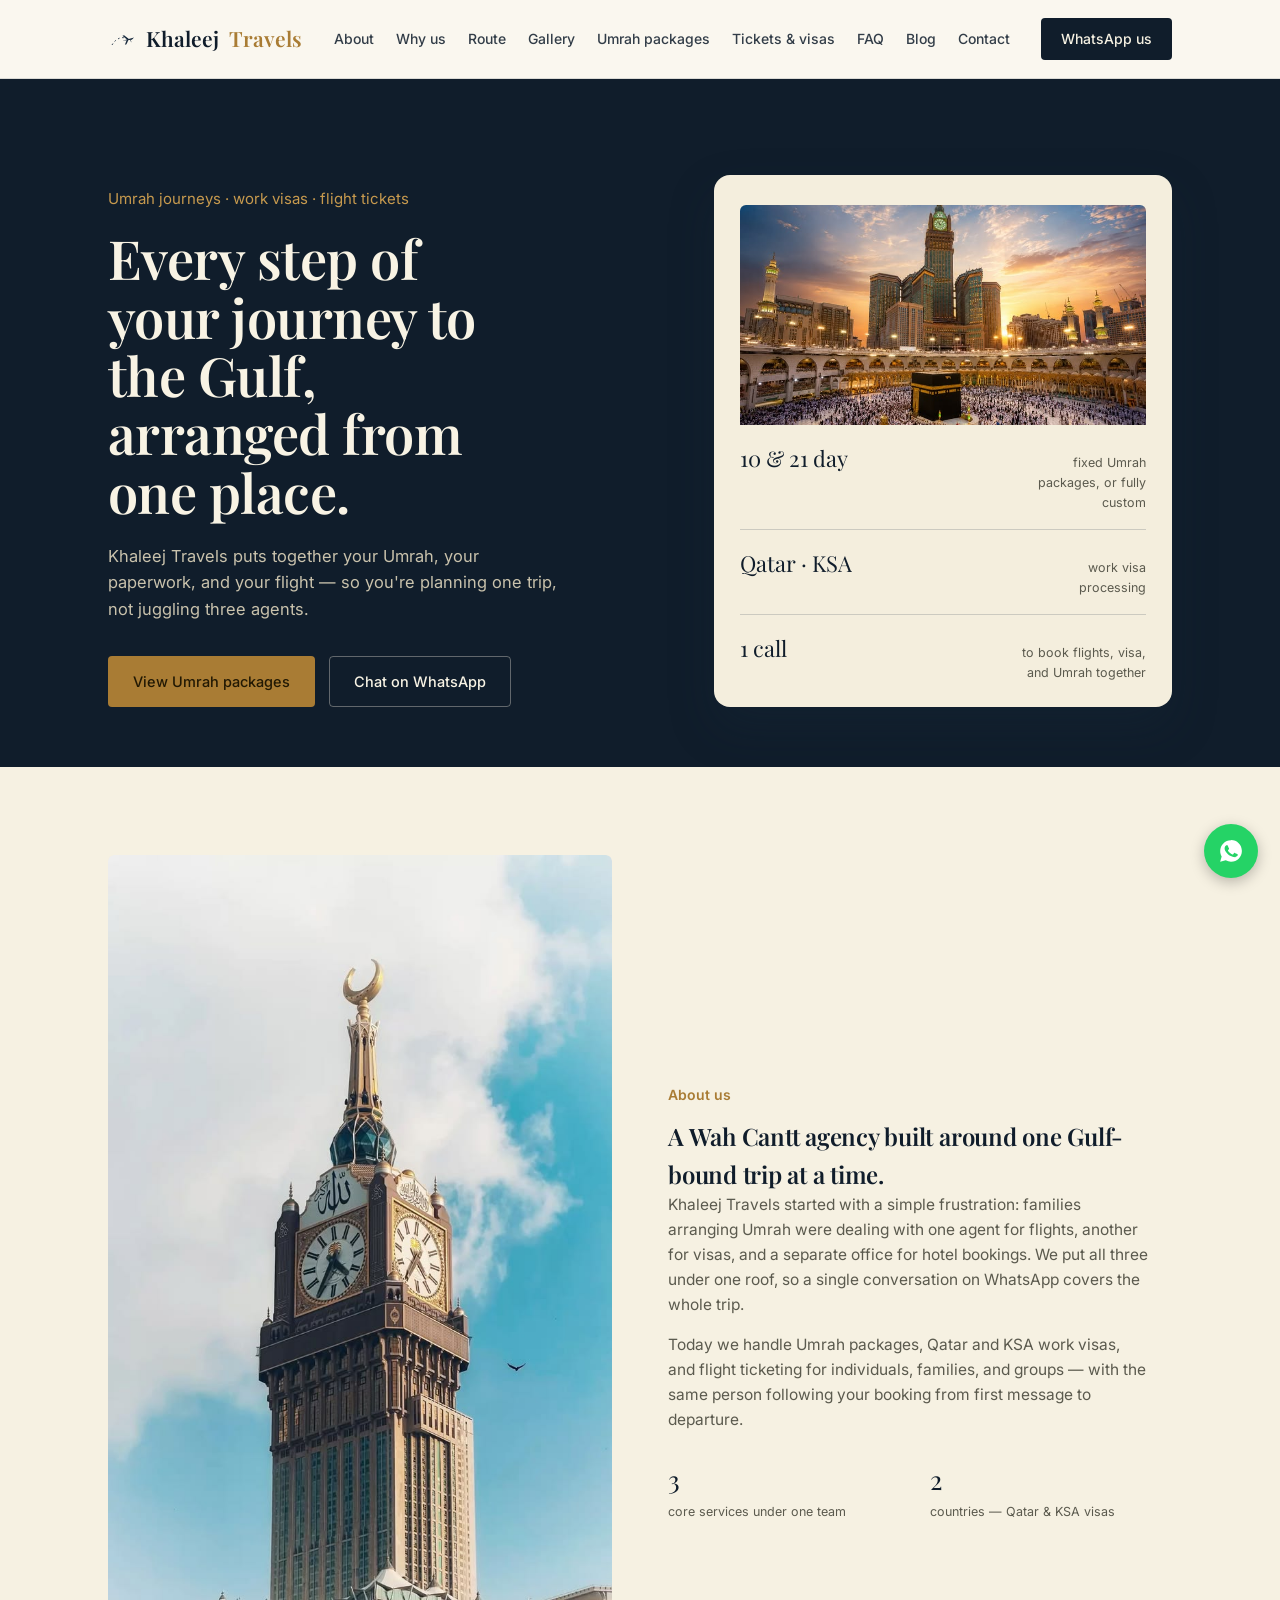
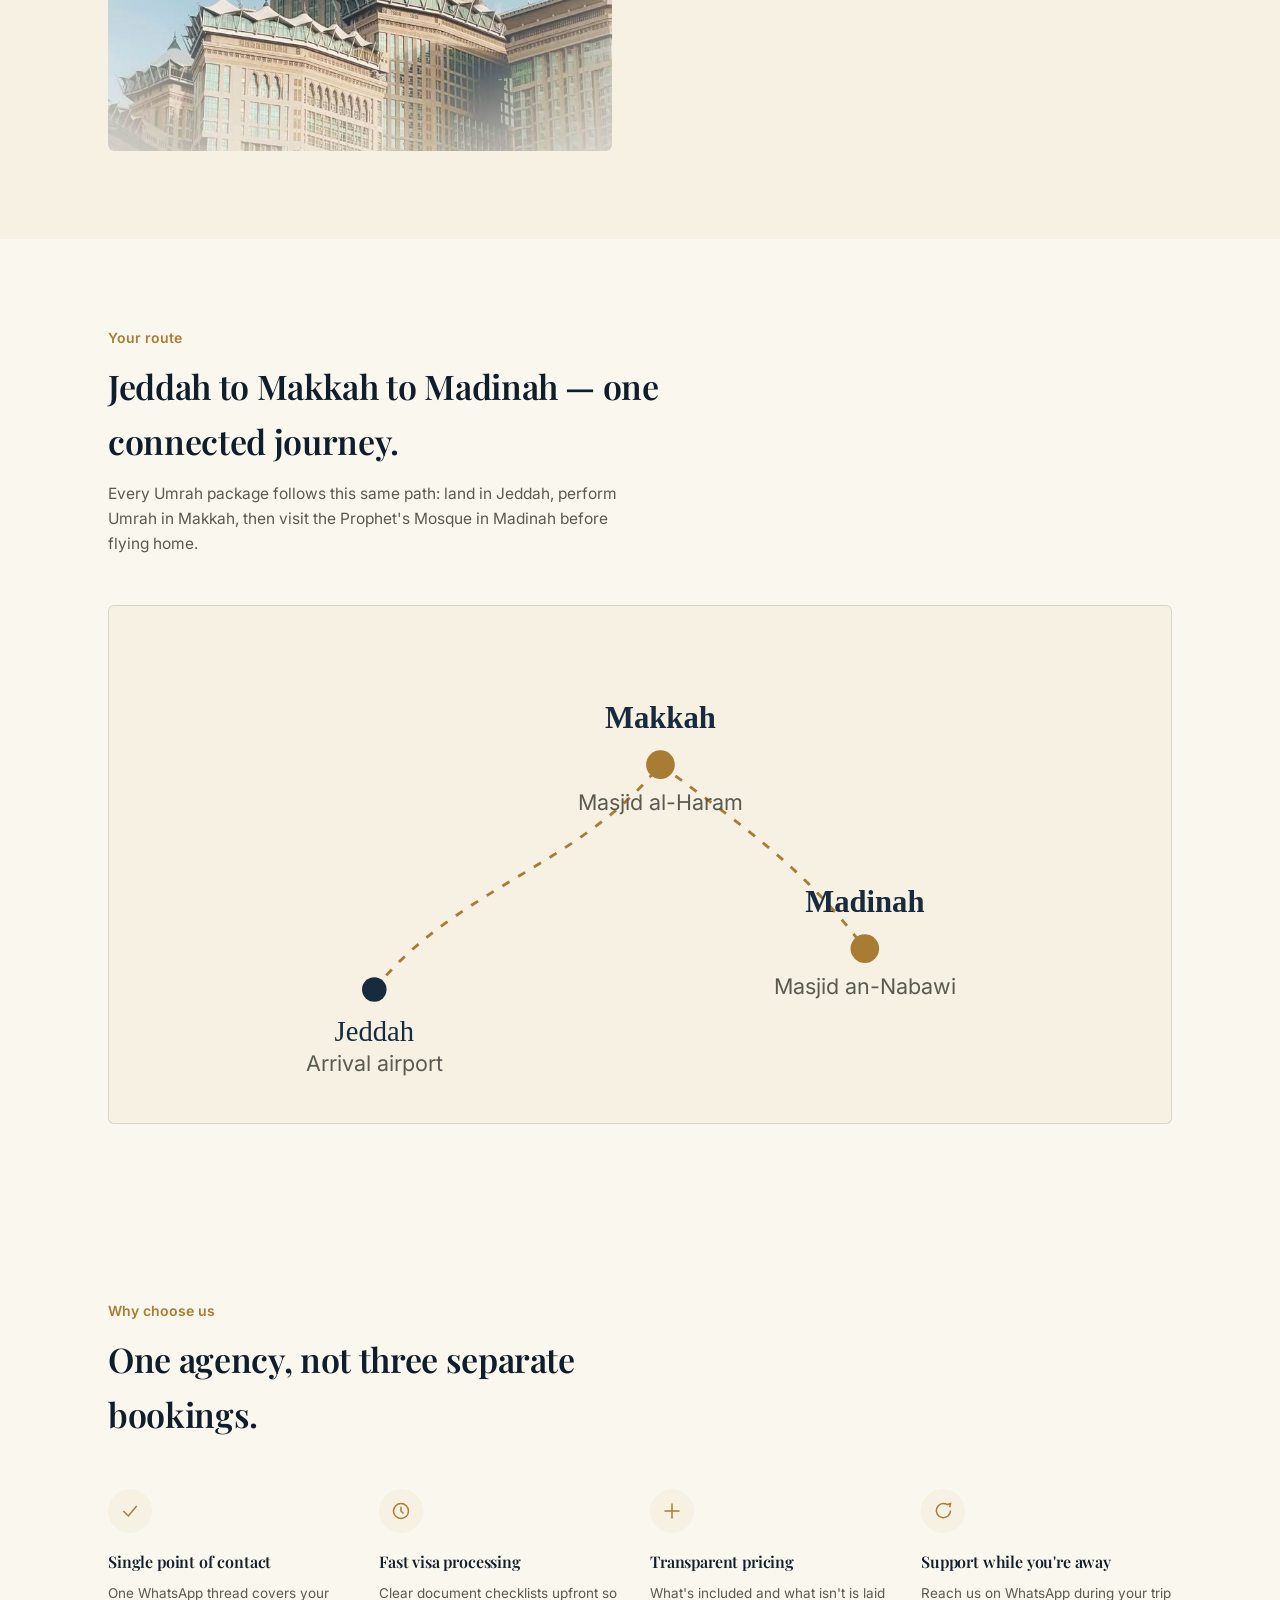
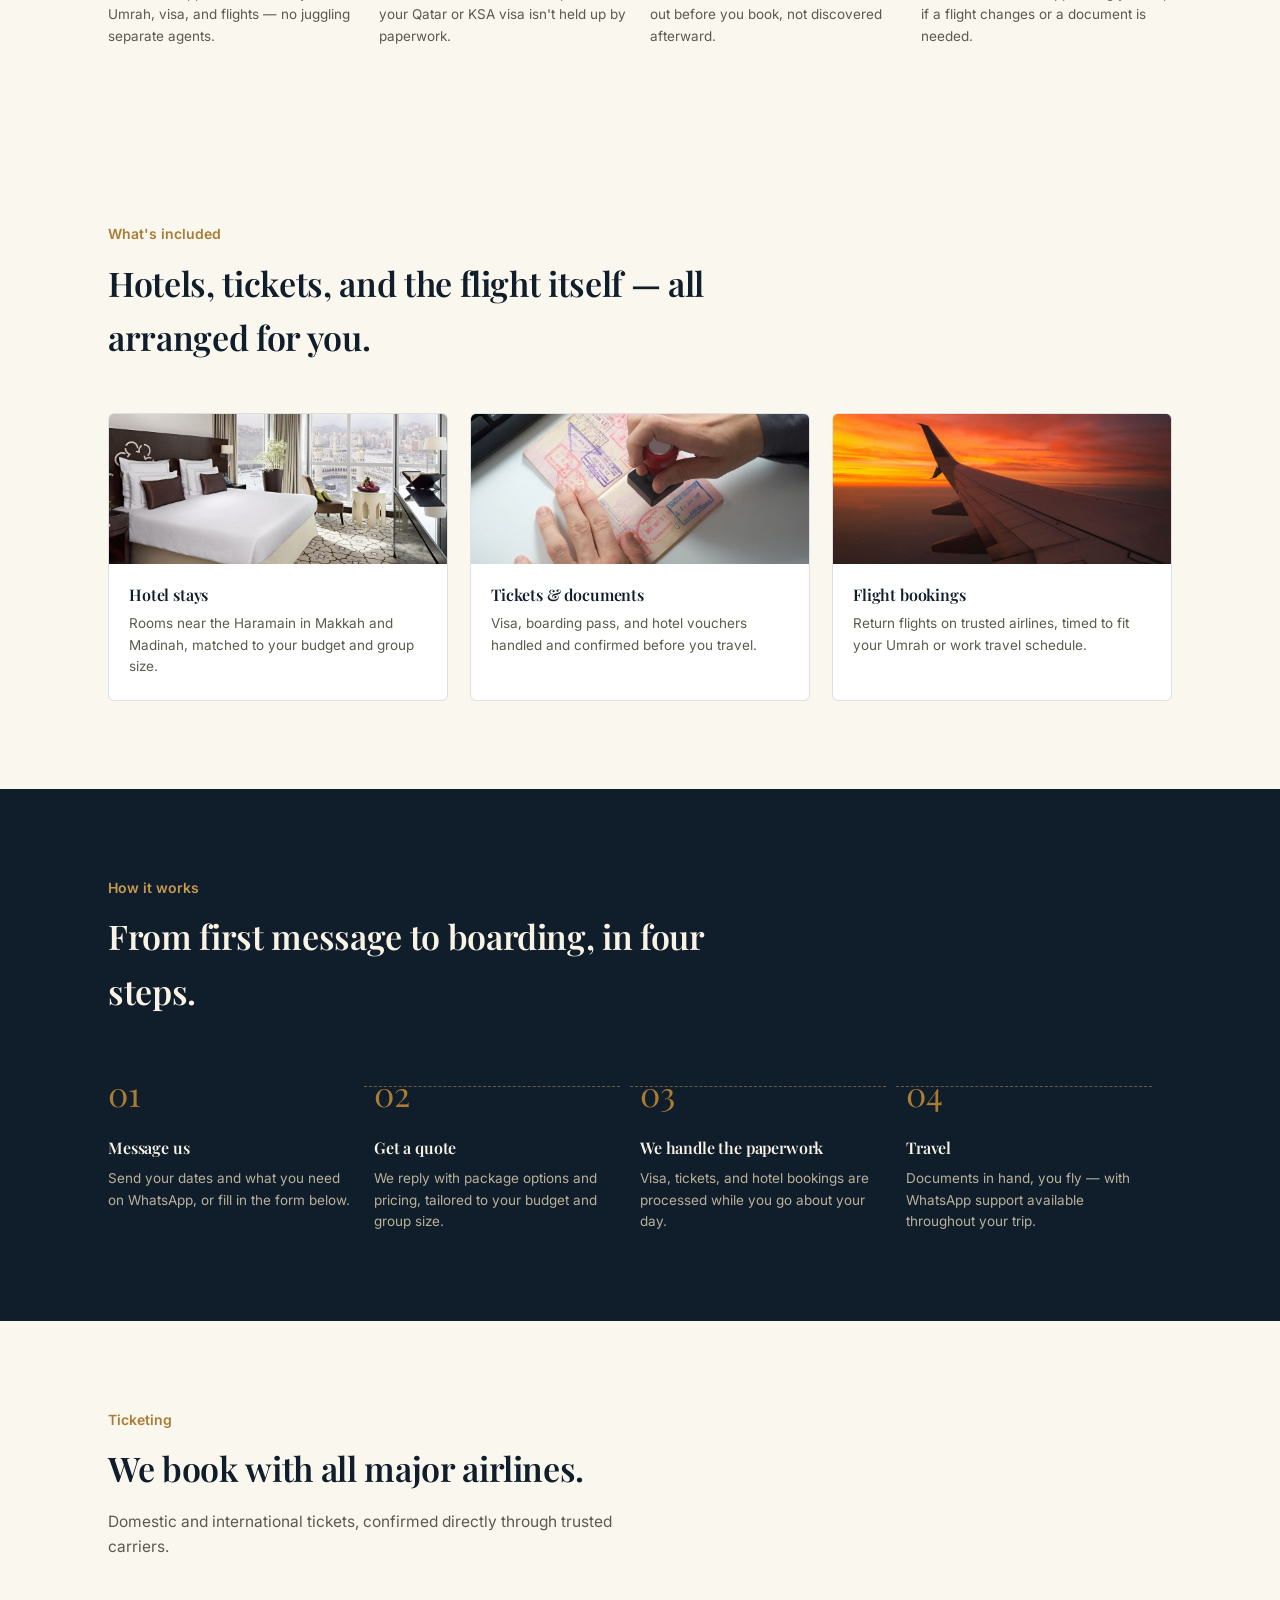
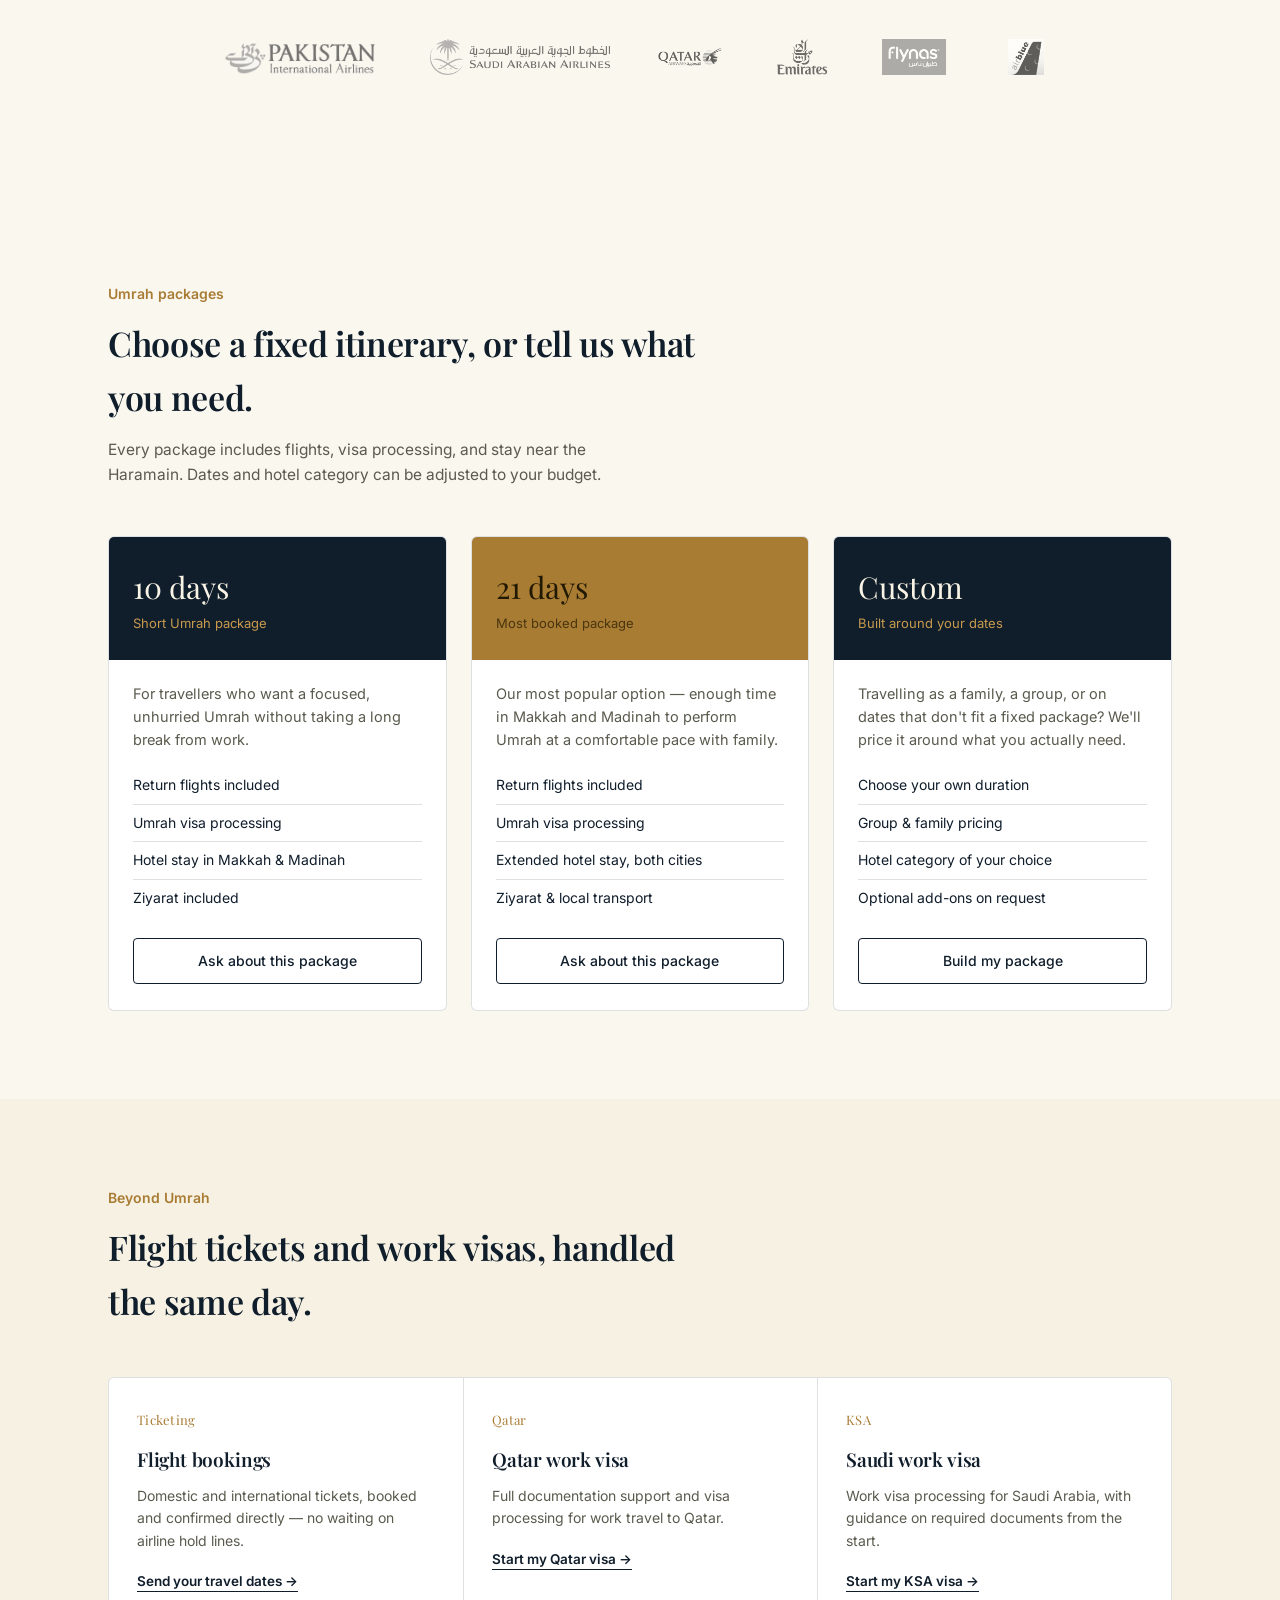
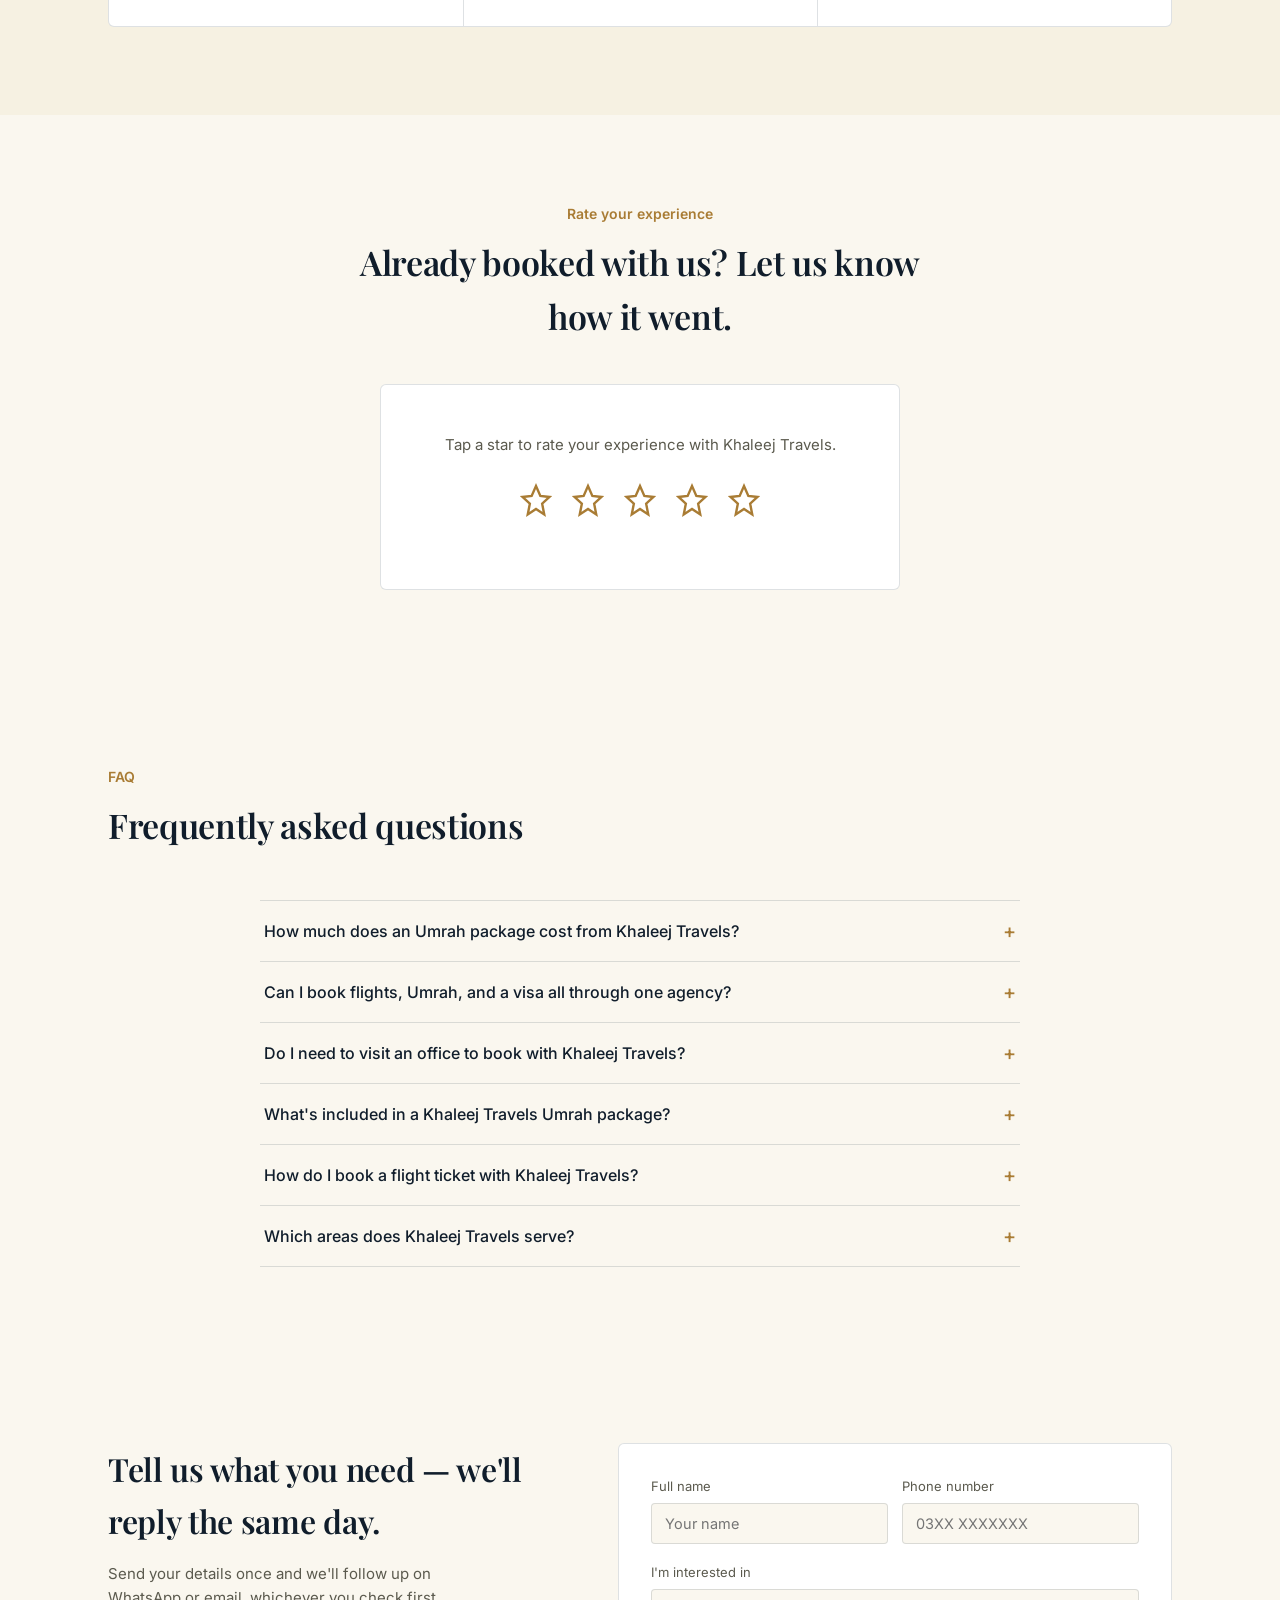
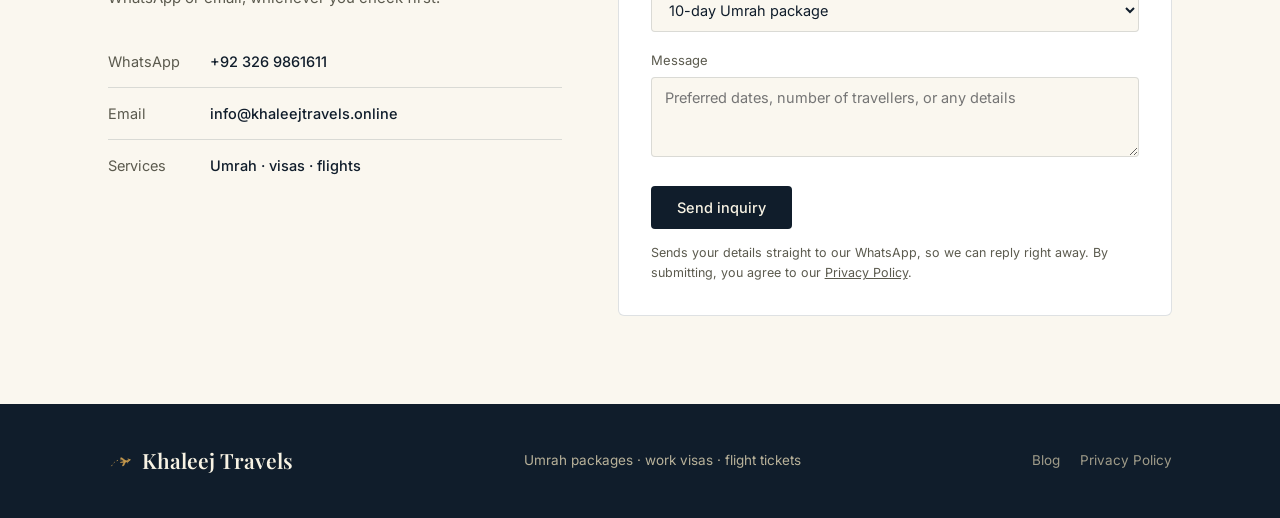
<file: index.html>
<!DOCTYPE html>
<html lang="en">
<head>
<meta charset="UTF-8">
<meta name="viewport" content="width=device-width, initial-scale=1.0">
<title>Khaleej Travels — Umrah packages, visas & flights</title>
<meta name="description" content="Umrah packages, Qatar & KSA work visas, and flight tickets — arranged from one WhatsApp conversation. Based in Wah Cantt, serving all of Pakistan.">
<link rel="canonical" href="https://www.khaleejtravels.online/">

<!-- Open Graph -->
<meta property="og:type" content="website">
<meta property="og:site_name" content="Khaleej Travels">
<meta property="og:title" content="Khaleej Travels — Umrah Packages, Visas & Flights">
<meta property="og:description" content="Umrah packages, Qatar & KSA work visas, and flight tickets — arranged from one WhatsApp conversation.">
<meta property="og:image" content="https://www.khaleejtravels.online/images/kaaba-sunset.jpg">
<meta property="og:image:width" content="1200">
<meta property="og:image:height" content="630">
<meta property="og:url" content="https://www.khaleejtravels.online/">
<meta property="og:locale" content="en_PK">

<!-- Twitter Card -->
<meta name="twitter:card" content="summary_large_image">
<meta name="twitter:title" content="Khaleej Travels — Umrah Packages, Visas & Flights">
<meta name="twitter:description" content="Umrah packages, Qatar & KSA work visas, and flight tickets — arranged from one WhatsApp conversation.">
<meta name="twitter:image" content="https://www.khaleejtravels.online/images/kaaba-sunset.jpg">

<!-- Schema.org -->
<script type="application/ld+json">
{
  "@context": "https://schema.org",
  "@type": "TravelAgency",
  "name": "Khaleej Travels",
  "url": "https://www.khaleejtravels.online/",
  "image": "https://www.khaleejtravels.online/images/kaaba-sunset.jpg",
  "description": "Umrah packages, Qatar & KSA work visa processing, and flight ticketing, arranged from one point of contact on WhatsApp.",
  "address": {
    "@type": "PostalAddress",
    "addressLocality": "Wah Cantt",
    "addressRegion": "Punjab",
    "addressCountry": "PK"
  },
  "telephone": "+923269861611",
  "email": "khaleejtravelinfo@gmail.com",
  "priceRange": "$$",
  "sameAs": ["https://wa.me/923269861611"],
  "makesOffer": [
    {"@type": "Offer", "itemOffered": {"@type": "Service", "name": "Umrah Package (10 days)"}},
    {"@type": "Offer", "itemOffered": {"@type": "Service", "name": "Umrah Package (21 days)"}},
    {"@type": "Offer", "itemOffered": {"@type": "Service", "name": "Custom Umrah Package"}},
    {"@type": "Offer", "itemOffered": {"@type": "Service", "name": "Qatar Work Visa Processing"}},
    {"@type": "Offer", "itemOffered": {"@type": "Service", "name": "Saudi (KSA) Work Visa Processing"}},
    {"@type": "Offer", "itemOffered": {"@type": "Service", "name": "Flight Ticket Booking"}}
  ]
}
</script>
<script type="application/ld+json">
{
  "@context": "https://schema.org",
  "@type": "FAQPage",
  "mainEntity": [
    {"@type": "Question", "name": "How much does an Umrah package cost from Khaleej Travels?", "acceptedAnswer": {"@type": "Answer", "text": "Umrah packages come in 10-day and 21-day fixed options, or a fully custom itinerary, with flights, visa, and hotel near the Haramain included. Message us on WhatsApp for a same-day quote."}},
    {"@type": "Question", "name": "Can I book flights, Umrah, and a visa all through one agency?", "acceptedAnswer": {"@type": "Answer", "text": "Yes — everything is arranged together through a single WhatsApp conversation, so you're not coordinating with three separate agents."}},
    {"@type": "Question", "name": "Do I need to visit an office to book with Khaleej Travels?", "acceptedAnswer": {"@type": "Answer", "text": "No — everything from quotes to booking confirmation is handled over WhatsApp, serving Wah Cantt, Taxila, Rawalpindi, Islamabad, Hassan Abdal, and nearby areas."}},
    {"@type": "Question", "name": "What's included in a Khaleej Travels Umrah package?", "acceptedAnswer": {"@type": "Answer", "text": "Flights, visa processing, and hotel bookings near the Haramain in Makkah and Madinah are arranged as one booking, so the only thing left to plan is what you'll pack."}},
    {"@type": "Question", "name": "How do I book a flight ticket with Khaleej Travels?", "acceptedAnswer": {"@type": "Answer", "text": "Send your travel dates and destination on WhatsApp, and you'll get flight options with pricing the same day — no need to visit an office or call an airline directly."}},
    {"@type": "Question", "name": "Which areas does Khaleej Travels serve?", "acceptedAnswer": {"@type": "Answer", "text": "Khaleej Travels is based in Wah Cantt and serves Taxila, Rawalpindi, Islamabad, Hassan Abdal, Attock, and surrounding areas — all handled remotely over WhatsApp."}}
  ]
}
</script>
<link rel="icon" href="/favicon.ico">
<link rel="icon" type="image/png" sizes="32x32" href="/icon-32.png">
<link rel="apple-touch-icon" href="/icon-180.png">
<link rel="preconnect" href="https://fonts.gstatic.com" crossorigin>
<link href="https://fonts.googleapis.com/css2?family=Playfair+Display:ital,wght@0,400;0,500;0,600;0,700;1,500&family=Inter:wght@400;500;600;700&display=swap" rel="stylesheet">
<link rel="stylesheet" href="css/styles.css">
</head>
<body>

<header>
  <nav>
    <a class="logo" href="index">
      <svg class="logo-mark" width="28" height="28" viewBox="0 0 42 42">
        <path d="M6 30 C 14 16, 28 16, 36 26" stroke="#182A3D" stroke-width="1.3" fill="none" stroke-dasharray="2.5 4"/>
        <g transform="translate(30,20) rotate(-15)">
          <path d="M-9 1.2 L9 1.2 L5 -1.2 L9 1.2 L5 3.6 Z" fill="#182A3D"/>
          <path d="M-2 1.2 L-7 -6 L-4.5 -6 L1 1.2 Z" fill="#182A3D"/>
          <path d="M-2 1.2 L-7 8 L-4.5 8 L1 1.2 Z" fill="#182A3D"/>
        </g>
      </svg>
      Khaleej <span>Travels</span>
    </a>
    <div class="nav-links">
      <a href="#about">About</a>
      <a href="#why">Why us</a>
      <a href="#route">Route</a>
      <a href="#gallery">Gallery</a>
      <a href="#packages">Umrah packages</a>
      <a href="#services">Tickets & visas</a>
      <a href="#faq">FAQ</a>
      <a href="blog">Blog</a>
      <a href="#contact">Contact</a>
    </div>
    <a class="nav-cta" href="https://wa.me/923269861611" target="_blank" rel="noopener">WhatsApp us</a>
    <button class="menu-toggle" id="menu-toggle" aria-label="Toggle menu" aria-expanded="false" aria-controls="mobile-menu">
      <span></span>
    </button>
  </nav>
  <div class="mobile-menu" id="mobile-menu">
    <a href="#about">About</a>
    <a href="#why">Why us</a>
    <a href="#route">Route</a>
    <a href="#gallery">Gallery</a>
    <a href="#packages">Umrah packages</a>
    <a href="#services">Tickets &amp; visas</a>
    <a href="#faq">FAQ</a>
    <a href="blog">Blog</a>
    <a href="#contact">Contact</a>
    <a class="nav-cta" href="https://wa.me/923269861611" target="_blank" rel="noopener">WhatsApp us</a>
  </div>
</header>

<section class="hero">
  <div class="wrap">
    <div>
      <div class="eyebrow-plain hero-fade">Umrah journeys · work visas · flight tickets</div>
      <h1 class="hero-fade d2">Every step of your journey to the Gulf, arranged from one place.</h1>
      <p class="hero-fade d3">Khaleej Travels puts together your Umrah, your paperwork, and your flight — so you're planning one trip, not juggling three agents.</p>
      <div class="hero-ctas hero-fade d3">
        <a class="btn btn-gold" href="#packages">View Umrah packages</a>
        <a class="btn btn-outline" href="https://wa.me/923269861611" target="_blank" rel="noopener">Chat on WhatsApp</a>
      </div>
    </div>
    <div class="hero-panel">
      <img class="hero-photo" src="images/kaaba-sunset.jpg" alt="Masjid al-Haram and the Kaaba in Makkah at sunset" loading="lazy">
      <div class="stat-row"><span class="stat-num">10 &amp; 21 day</span><span class="stat-label">fixed Umrah packages, or fully custom</span></div>
      <div class="stat-row"><span class="stat-num">Qatar · KSA</span><span class="stat-label">work visa processing</span></div>
      <div class="stat-row"><span class="stat-num">1 call</span><span class="stat-label">to book flights, visa, and Umrah together</span></div>
    </div>
  </div>
</section>

<section class="section about reveal" id="about">
  <div class="wrap about-grid">
    <div class="about-art">
      <img class="about-photo" src="images/madinah-dome.jpg" alt="The Green Dome of the Prophet's Mosque in Madinah" loading="lazy">
    </div>
    <div class="about-copy">
      <div class="kicker">About us</div>
      <h2>A Wah Cantt agency built around one Gulf-bound trip at a time.</h2>
      <p>Khaleej Travels started with a simple frustration: families arranging Umrah were dealing with one agent for flights, another for visas, and a separate office for hotel bookings. We put all three under one roof, so a single conversation on WhatsApp covers the whole trip.</p>
      <p>Today we handle Umrah packages, Qatar and KSA work visas, and flight ticketing for individuals, families, and groups — with the same person following your booking from first message to departure.</p>
      <div class="about-stats">
        <div class="about-stat"><div class="n">3</div><div class="l">core services under one team</div></div>
        <div class="about-stat"><div class="n">2</div><div class="l">countries — Qatar &amp; KSA visas</div></div>
      </div>
    </div>
  </div>
</section>

<section class="section reveal" id="route">
  <div class="wrap">
    <div class="section-head">
      <div class="kicker">Your route</div>
      <h2>Jeddah to Makkah to Madinah — one connected journey.</h2>
      <p>Every Umrah package follows this same path: land in Jeddah, perform Umrah in Makkah, then visit the Prophet's Mosque in Madinah before flying home.</p>
    </div>
    <div class="route-card">
      <svg class="route-svg" viewBox="0 0 500 220" xmlns="http://www.w3.org/2000/svg" role="img" aria-label="Route map showing Jeddah, Makkah, and Madinah connected by dashed flight lines">
        <path d="M120 170 C 160 120, 220 110, 260 60" stroke="#A97C34" stroke-width="1.4" fill="none" stroke-dasharray="4 5"/>
        <path d="M260 60 C 300 90, 330 110, 360 150" stroke="#A97C34" stroke-width="1.4" fill="none" stroke-dasharray="4 5"/>

        <circle cx="120" cy="170" r="6" fill="#182A3D"/>
        <text x="120" y="195" text-anchor="middle" font-size="14" fill="#182A3D" font-family="Georgia,serif">Jeddah</text>
        <text x="120" y="210" text-anchor="middle" font-size="10.5" fill="#5B5A4E">Arrival airport</text>

        <circle cx="260" cy="60" r="7" fill="#A97C34"/>
        <text x="260" y="42" text-anchor="middle" font-size="15" fill="#182A3D" font-family="Georgia,serif" font-weight="bold">Makkah</text>
        <text x="260" y="82" text-anchor="middle" font-size="10.5" fill="#5B5A4E">Masjid al-Haram</text>

        <circle cx="360" cy="150" r="7" fill="#A97C34"/>
        <text x="360" y="132" text-anchor="middle" font-size="15" fill="#182A3D" font-family="Georgia,serif" font-weight="bold">Madinah</text>
        <text x="360" y="172" text-anchor="middle" font-size="10.5" fill="#5B5A4E">Masjid an-Nabawi</text>
      </svg>
    </div>
  </div>
</section>

<section class="section reveal" id="why">
  <div class="wrap">
    <div class="section-head">
      <div class="kicker">Why choose us</div>
      <h2>One agency, not three separate bookings.</h2>
    </div>
    <div class="why-grid">

      <div class="why-card">
        <div class="why-icon"><svg width="20" height="20" viewBox="0 0 24 24" fill="none" stroke="#A97C34" stroke-width="1.8"><path d="M4 12l6 6L20 6"/></svg></div>
        <h3>Single point of contact</h3>
        <p>One WhatsApp thread covers your Umrah, visa, and flights — no juggling separate agents.</p>
      </div>

      <div class="why-card">
        <div class="why-icon"><svg width="20" height="20" viewBox="0 0 24 24" fill="none" stroke="#A97C34" stroke-width="1.8"><circle cx="12" cy="12" r="9"/><path d="M12 7v5l3 3"/></svg></div>
        <h3>Fast visa processing</h3>
        <p>Clear document checklists upfront so your Qatar or KSA visa isn't held up by paperwork.</p>
      </div>

      <div class="why-card">
        <div class="why-icon"><svg width="20" height="20" viewBox="0 0 24 24" fill="none" stroke="#A97C34" stroke-width="1.8"><path d="M3 12h18M12 3v18"/></svg></div>
        <h3>Transparent pricing</h3>
        <p>What's included and what isn't is laid out before you book, not discovered afterward.</p>
      </div>

      <div class="why-card">
        <div class="why-icon"><svg width="20" height="20" viewBox="0 0 24 24" fill="none" stroke="#A97C34" stroke-width="1.8"><path d="M21 11.5a8.5 8.5 0 1 1-4-7.2L21 3l-1 4.5"/></svg></div>
        <h3>Support while you're away</h3>
        <p>Reach us on WhatsApp during your trip if a flight changes or a document is needed.</p>
      </div>

    </div>
  </div>
</section>

<section class="section reveal" id="gallery">
  <div class="wrap">
    <div class="section-head">
      <div class="kicker">What's included</div>
      <h2>Hotels, tickets, and the flight itself — all arranged for you.</h2>
    </div>
    <div class="gallery-grid">

      <div class="gallery-card">
        <div class="gallery-art gallery-art-photo">
          <img class="gallery-photo" src="images/hotel-room.jpg" alt="Hotel room with a view of Masjid al-Haram in Makkah" loading="lazy">
        </div>
        <div class="gallery-body">
          <h3>Hotel stays</h3>
          <p>Rooms near the Haramain in Makkah and Madinah, matched to your budget and group size.</p>
        </div>
      </div>

      <div class="gallery-card">
        <div class="gallery-art gallery-art-photo">
          <img class="gallery-photo" src="images/passport-stamp.jpg" alt="Passport being stamped with visa documents" loading="lazy">
        </div>
        <div class="gallery-body">
          <h3>Tickets &amp; documents</h3>
          <p>Visa, boarding pass, and hotel vouchers handled and confirmed before you travel.</p>
        </div>
      </div>

      <div class="gallery-card">
        <div class="gallery-art gallery-art-photo">
          <img class="gallery-photo" src="images/flight-wing.jpg" alt="Airplane wing view at sunset during flight" loading="lazy">
        </div>
        <div class="gallery-body">
          <h3>Flight bookings</h3>
          <p>Return flights on trusted airlines, timed to fit your Umrah or work travel schedule.</p>
        </div>
      </div>

    </div>
  </div>
</section>

<section class="section process reveal" id="process">
  <div class="wrap">
    <div class="section-head">
      <div class="kicker">How it works</div>
      <h2>From first message to boarding, in four steps.</h2>
    </div>
    <div class="process-grid">

      <div class="process-step">
        <div class="process-num">01</div>
        <h3>Message us</h3>
        <p>Send your dates and what you need on WhatsApp, or fill in the form below.</p>
        <div class="process-line"></div>
      </div>

      <div class="process-step">
        <div class="process-num">02</div>
        <h3>Get a quote</h3>
        <p>We reply with package options and pricing, tailored to your budget and group size.</p>
        <div class="process-line"></div>
      </div>

      <div class="process-step">
        <div class="process-num">03</div>
        <h3>We handle the paperwork</h3>
        <p>Visa, tickets, and hotel bookings are processed while you go about your day.</p>
        <div class="process-line"></div>
      </div>

      <div class="process-step">
        <div class="process-num">04</div>
        <h3>Travel</h3>
        <p>Documents in hand, you fly — with WhatsApp support available throughout your trip.</p>
      </div>

    </div>
  </div>
</section>
  <section class="section reveal" id="airlines">
  <div class="wrap">
    <div class="section-head">
      <div class="kicker">Ticketing</div>
      <h2>We book with all major airlines.</h2>
      <p>Domestic and international tickets, confirmed directly through trusted carriers.</p>
    </div>
    <div class="airline-strip">
      <img src="images/airlines/pia.png" alt="Pakistan International Airlines logo" loading="lazy">
      <img src="images/airlines/saudia.png" alt="Saudia logo" loading="lazy">
      <img src="images/airlines/qatar-airways.png" alt="Qatar Airways logo" loading="lazy">
      <img src="images/airlines/emirates.png" alt="Emirates logo" loading="lazy">
      <img src="images/airlines/flynas.png" alt="flynas logo" loading="lazy">
      <img src="images/airlines/airblue.png" alt="airblue logo" loading="lazy">
    </div>
  </div>
</section>
<section class="section reveal" id="packages">
  <div class="wrap">
    <div class="section-head">
      <div class="kicker">Umrah packages</div>
      <h2>Choose a fixed itinerary, or tell us what you need.</h2>
      <p>Every package includes flights, visa processing, and stay near the Haramain. Dates and hotel category can be adjusted to your budget.</p>
    </div>
    <div class="pkg-grid">

      <div class="pkg-card">
        <div class="pkg-top">
          <div class="days">10 days</div>
          <div class="days-label">Short Umrah package</div>
        </div>
        <div class="pkg-body">
          <p>For travellers who want a focused, unhurried Umrah without taking a long break from work.</p>
          <ul>
            <li>Return flights included</li>
            <li>Umrah visa processing</li>
            <li>Hotel stay in Makkah &amp; Madinah</li>
            <li>Ziyarat included</li>
          </ul>
          <a class="pkg-cta" href="https://wa.me/923269861611?text=Hi%2C%20I%27m%20interested%20in%20the%2010-day%20Umrah%20package." target="_blank" rel="noopener">Ask about this package</a>
        </div>
      </div>

      <div class="pkg-card featured">
        <div class="pkg-top">
          <div class="days">21 days</div>
          <div class="days-label">Most booked package</div>
        </div>
        <div class="pkg-body">
          <p>Our most popular option — enough time in Makkah and Madinah to perform Umrah at a comfortable pace with family.</p>
          <ul>
            <li>Return flights included</li>
            <li>Umrah visa processing</li>
            <li>Extended hotel stay, both cities</li>
            <li>Ziyarat &amp; local transport</li>
          </ul>
          <a class="pkg-cta" href="https://wa.me/923269861611?text=Hi%2C%20I%27m%20interested%20in%20the%2021-day%20Umrah%20package." target="_blank" rel="noopener">Ask about this package</a>
        </div>
      </div>

      <div class="pkg-card">
        <div class="pkg-top">
          <div class="days">Custom</div>
          <div class="days-label">Built around your dates</div>
        </div>
        <div class="pkg-body">
          <p>Travelling as a family, a group, or on dates that don't fit a fixed package? We'll price it around what you actually need.</p>
          <ul>
            <li>Choose your own duration</li>
            <li>Group &amp; family pricing</li>
            <li>Hotel category of your choice</li>
            <li>Optional add-ons on request</li>
          </ul>
          <a class="pkg-cta" href="https://wa.me/923269861611?text=Hi%2C%20I%27d%20like%20a%20custom%20Umrah%20package." target="_blank" rel="noopener">Build my package</a>
        </div>
      </div>

    </div>
  </div>
</section>

<section class="section services reveal" id="services">
  <div class="wrap">
    <div class="section-head">
      <div class="kicker">Beyond Umrah</div>
      <h2>Flight tickets and work visas, handled the same day.</h2>
    </div>
    <div class="svc-grid">
      <div class="svc-item">
        <div class="num">Ticketing</div>
        <h3>Flight bookings</h3>
        <p>Domestic and international tickets, booked and confirmed directly — no waiting on airline hold lines.</p>
        <a href="https://wa.me/923269861611?text=Hi%2C%20I%20need%20a%20flight%20ticket%20booked.">Send your travel dates →</a>
      </div>
      <div class="svc-item">
        <div class="num">Qatar</div>
        <h3>Qatar work visa</h3>
        <p>Full documentation support and visa processing for work travel to Qatar.</p>
        <a href="https://wa.me/923269861611?text=Hi%2C%20I%20need%20a%20Qatar%20work%20visa.">Start my Qatar visa →</a>
      </div>
      <div class="svc-item">
        <div class="num">KSA</div>
        <h3>Saudi work visa</h3>
        <p>Work visa processing for Saudi Arabia, with guidance on required documents from the start.</p>
        <a href="https://wa.me/923269861611?text=Hi%2C%20I%20need%20a%20KSA%20work%20visa.">Start my KSA visa →</a>
      </div>
    </div>
  </div>
</section>

<section class="section reveal" id="rating">
  <div class="wrap">
    <div class="section-head" style="margin:0 auto 40px;text-align:center;">
      <div class="kicker" style="text-align:center;">Rate your experience</div>
      <h2>Already booked with us? Let us know how it went.</h2>
    </div>
    <div class="rating-card">
      <p class="rating-intro">Tap a star to rate your experience with Khaleej Travels.</p>
      <div class="stars" id="star-rating" role="radiogroup" aria-label="Star rating">
        <button class="star-btn" data-value="1" aria-label="1 star" role="radio" aria-checked="false">
          <svg viewBox="0 0 24 24" fill="none" stroke="#A97C34" stroke-width="1.6"><path d="M12 2l2.9 6.6L21 9.3l-4.9 4.5L17.5 21 12 17.3 6.5 21l1.4-7.2L3 9.3l6.1-0.7z"/></svg>
        </button>
        <button class="star-btn" data-value="2" aria-label="2 stars" role="radio" aria-checked="false">
          <svg viewBox="0 0 24 24" fill="none" stroke="#A97C34" stroke-width="1.6"><path d="M12 2l2.9 6.6L21 9.3l-4.9 4.5L17.5 21 12 17.3 6.5 21l1.4-7.2L3 9.3l6.1-0.7z"/></svg>
        </button>
        <button class="star-btn" data-value="3" aria-label="3 stars" role="radio" aria-checked="false">
          <svg viewBox="0 0 24 24" fill="none" stroke="#A97C34" stroke-width="1.6"><path d="M12 2l2.9 6.6L21 9.3l-4.9 4.5L17.5 21 12 17.3 6.5 21l1.4-7.2L3 9.3l6.1-0.7z"/></svg>
        </button>
        <button class="star-btn" data-value="4" aria-label="4 stars" role="radio" aria-checked="false">
          <svg viewBox="0 0 24 24" fill="none" stroke="#A97C34" stroke-width="1.6"><path d="M12 2l2.9 6.6L21 9.3l-4.9 4.5L17.5 21 12 17.3 6.5 21l1.4-7.2L3 9.3l6.1-0.7z"/></svg>
        </button>
        <button class="star-btn" data-value="5" aria-label="5 stars" role="radio" aria-checked="false">
          <svg viewBox="0 0 24 24" fill="none" stroke="#A97C34" stroke-width="1.6"><path d="M12 2l2.9 6.6L21 9.3l-4.9 4.5L17.5 21 12 17.3 6.5 21l1.4-7.2L3 9.3l6.1-0.7z"/></svg>
        </button>
      </div>
      <div class="rating-thanks" id="rating-thanks">Thank you for your feedback! We appreciate you taking the time.</div>
    </div>
  </div>
</section>

</section>

<section class="section reveal" id="faq">
  <div class="wrap">
    <div class="section-head">
      <div class="kicker">FAQ</div>
      <h2>Frequently asked questions</h2>
    </div>
    <div class="faq-list">
      <div class="faq-item">
        <button class="faq-q" aria-expanded="false">
          <span>How much does an Umrah package cost from Khaleej Travels?</span>
          <span class="faq-icon">+</span>
        </button>
        <div class="faq-a">
          <p>Umrah packages come in 10-day and 21-day fixed options, or a fully custom itinerary, with flights, visa, and hotel near the Haramain included. Message us on WhatsApp for a same-day quote.</p>
        </div>
      </div>
      <div class="faq-item">
        <button class="faq-q" aria-expanded="false">
          <span>Can I book flights, Umrah, and a visa all through one agency?</span>
          <span class="faq-icon">+</span>
        </button>
        <div class="faq-a">
          <p>Yes — everything is arranged together through a single WhatsApp conversation, so you're not coordinating with three separate agents.</p>
        </div>
      </div>
      <div class="faq-item">
        <button class="faq-q" aria-expanded="false">
          <span>Do I need to visit an office to book with Khaleej Travels?</span>
          <span class="faq-icon">+</span>
        </button>
        <div class="faq-a">
          <p>No — everything from quotes to booking confirmation is handled over WhatsApp, serving Wah Cantt, Taxila, Rawalpindi, Islamabad, Hassan Abdal, and nearby areas.</p>
        </div>
      </div>
      <div class="faq-item">
        <button class="faq-q" aria-expanded="false">
          <span>What's included in a Khaleej Travels Umrah package?</span>
          <span class="faq-icon">+</span>
        </button>
        <div class="faq-a">
          <p>Flights, visa processing, and hotel bookings near the Haramain in Makkah and Madinah are arranged as one booking, so the only thing left to plan is what you'll pack.</p>
        </div>
      </div>
      <div class="faq-item">
        <button class="faq-q" aria-expanded="false">
          <span>How do I book a flight ticket with Khaleej Travels?</span>
          <span class="faq-icon">+</span>
        </button>
        <div class="faq-a">
          <p>Send your travel dates and destination on WhatsApp, and you'll get flight options with pricing the same day — no need to visit an office or call an airline directly.</p>
        </div>
      </div>
      <div class="faq-item">
        <button class="faq-q" aria-expanded="false">
          <span>Which areas does Khaleej Travels serve?</span>
          <span class="faq-icon">+</span>
        </button>
        <div class="faq-a">
          <p>Khaleej Travels is based in Wah Cantt and serves Taxila, Rawalpindi, Islamabad, Hassan Abdal, Attock, and surrounding areas — all handled remotely over WhatsApp.</p>
        </div>
      </div>
    </div>
  </div>
</section>

<section class="section reveal" id="contact">
  <div class="wrap contact-grid">
    <div class="contact-info">
      <h2>Tell us what you need — we'll reply the same day.</h2>
      <p>Send your details once and we'll follow up on WhatsApp or email, whichever you check first.</p>
      <div class="contact-line"><span class="label">WhatsApp</span><span class="val">+92 326 9861611</span></div>
      <div class="contact-line"><span class="label">Email</span><span class="val">info@khaleejtravels.online</span></div>
      <div class="contact-line"><span class="label">Services</span><span class="val">Umrah · visas · flights</span></div>
    </div>

    <form id="inquiry-form" novalidate>
      <div class="field-row">
        <div class="field">
          <label for="name">Full name</label>
          <input type="text" id="name" name="name" placeholder="Your name">
          <div class="form-error" id="err-name">Enter your name.</div>
        </div>
        <div class="field">
          <label for="phone">Phone number</label>
          <input type="tel" id="phone" name="phone" placeholder="03XX XXXXXXX">
          <div class="form-error" id="err-phone">Enter a phone number.</div>
        </div>
      </div>
      <div class="field">
        <label for="service">I'm interested in</label>
        <select id="service" name="service">
          <option value="10-day Umrah package">10-day Umrah package</option>
          <option value="21-day Umrah package">21-day Umrah package</option>
          <option value="Custom Umrah package">Custom Umrah package</option>
          <option value="Flight ticketing">Flight ticketing</option>
          <option value="Qatar work visa">Qatar work visa</option>
          <option value="KSA work visa">KSA work visa</option>
        </select>
      </div>
      <div class="field">
        <label for="message">Message</label>
        <textarea id="message" name="message" placeholder="Preferred dates, number of travellers, or any details"></textarea>
      </div>
      <div class="submit-row">
        <button type="submit" class="submit-btn">Send inquiry</button>
      </div>
      <div class="form-note">Sends your details straight to our WhatsApp, so we can reply right away. By submitting, you agree to our <a onclick="openPrivacyModal()" style="text-decoration:underline;">Privacy Policy</a>.</div>
      <div class="sent-msg" id="sent-msg">Opening WhatsApp with your message — send it to complete your inquiry.</div>
    </form>
  </div>
</section>

<footer>
  <div class="wrap">
    <div class="logo">
      <svg class="logo-mark" width="24" height="24" viewBox="0 0 42 42">
        <path d="M6 30 C 14 16, 28 16, 36 26" stroke="#182A3D" stroke-width="1.3" fill="none" stroke-dasharray="2.5 4"/>
        <g transform="translate(30,20) rotate(-15)">
          <path d="M-9 1.2 L9 1.2 L5 -1.2 L9 1.2 L5 3.6 Z" fill="#182A3D"/>
          <path d="M-2 1.2 L-7 -6 L-4.5 -6 L1 1.2 Z" fill="#182A3D"/>
          <path d="M-2 1.2 L-7 8 L-4.5 8 L1 1.2 Z" fill="#182A3D"/>
        </g>
      </svg>
      Khaleej Travels
    </div>
    <div>Umrah packages · work visas · flight tickets</div>
    <div class="footer-links">
      <a href="blog">Blog</a>
      <a onclick="openPrivacyModal()">Privacy Policy</a>
    </div>
  </div>
</footer>

<div class="modal-overlay" id="privacy-modal">
  <div class="modal-box">
    <button class="modal-close" onclick="closePrivacyModal()" aria-label="Close">&times;</button>
    <h3 style="margin-top:0;font-family:'Playfair Display',serif;font-size:24px;">Privacy Policy</h3>
    <div class="updated">Last updated: September 2026</div>

    <h3>Who we are</h3>
    <p>Khaleej Travels ("we", "us") arranges Umrah packages, flight tickets, and work visa processing for customers in Pakistan. This explains what information we collect through this website and how we use it.</p>

    <h3>Information we collect</h3>
    <p>When you use the inquiry form on this site, we collect the details you choose to provide: your name, phone number, the service you're interested in, and any message or travel details you enter.</p>

    <h3>How we use your information</h3>
    <ul>
      <li>To reply to your inquiry with package options, pricing, or visa/ticketing guidance.</li>
      <li>To follow up with you by WhatsApp, phone, or email about your request.</li>
      <li>To prepare quotes, bookings, and travel or visa documentation if you proceed with our services.</li>
    </ul>
    <p>We do not sell your personal information, and we do not use it for advertising or share it with third parties except as described below.</p>

    <h3>How your inquiry is sent</h3>
    <p>Submitting the contact form opens a pre-filled WhatsApp message to our team with your details, which you then send to us directly from your own WhatsApp account.</p>

    <h3>Sharing with service providers</h3>
    <p>If you proceed with a booking, we may share necessary details (such as your name and travel dates) with airlines, hotels, or visa processing authorities strictly to arrange your travel or visa.</p>

    <h3>Data retention</h3>
    <p>We keep inquiry and booking details for as long as needed to handle your request and to meet our own record-keeping or legal obligations, after which we delete or anonymize them.</p>

    <h3>Your choices</h3>
    <p>You can ask us at any time to tell you what information we hold about you, or to delete it, by messaging us on WhatsApp or emailing us using the contact details above.</p>
  </div>
</div>

<a class="wa-float" href="https://wa.me/923269861611" target="_blank" rel="noopener" aria-label="Chat on WhatsApp">
  <svg width="26" height="26" viewBox="0 0 24 24" fill="#fff"><path d="M12.04 2c-5.52 0-10 4.48-10 10 0 1.76.46 3.48 1.34 5L2 22l5.14-1.35a10 10 0 0 0 4.9 1.25h.01c5.52 0 10-4.48 10-10s-4.48-10-10.01-10zm5.87 14.24c-.25.7-1.45 1.34-2 1.42-.55.09-1.13.13-3.55-.74-2.98-1.06-4.9-4.08-5.05-4.27-.15-.2-1.2-1.6-1.2-3.05 0-1.45.76-2.16 1.03-2.46.27-.3.6-.37.8-.37.2 0 .4 0 .58.01.18.01.44-.07.68.52.25.6.85 2.08.92 2.23.07.15.12.33.02.53-.1.2-.15.32-.3.5-.15.17-.31.39-.44.52-.15.15-.3.31-.13.6.17.3.76 1.26 1.64 2.04 1.13 1 2.08 1.32 2.38 1.47.3.15.48.13.65-.07.18-.2.75-.87.95-1.17.2-.3.4-.25.68-.15.28.1 1.78.84 2.08.99.3.15.5.22.57.35.07.13.07.72-.18 1.42z"/></svg>
</a>

<script src="js/script.js"></script>

</body>
</html>
</file>
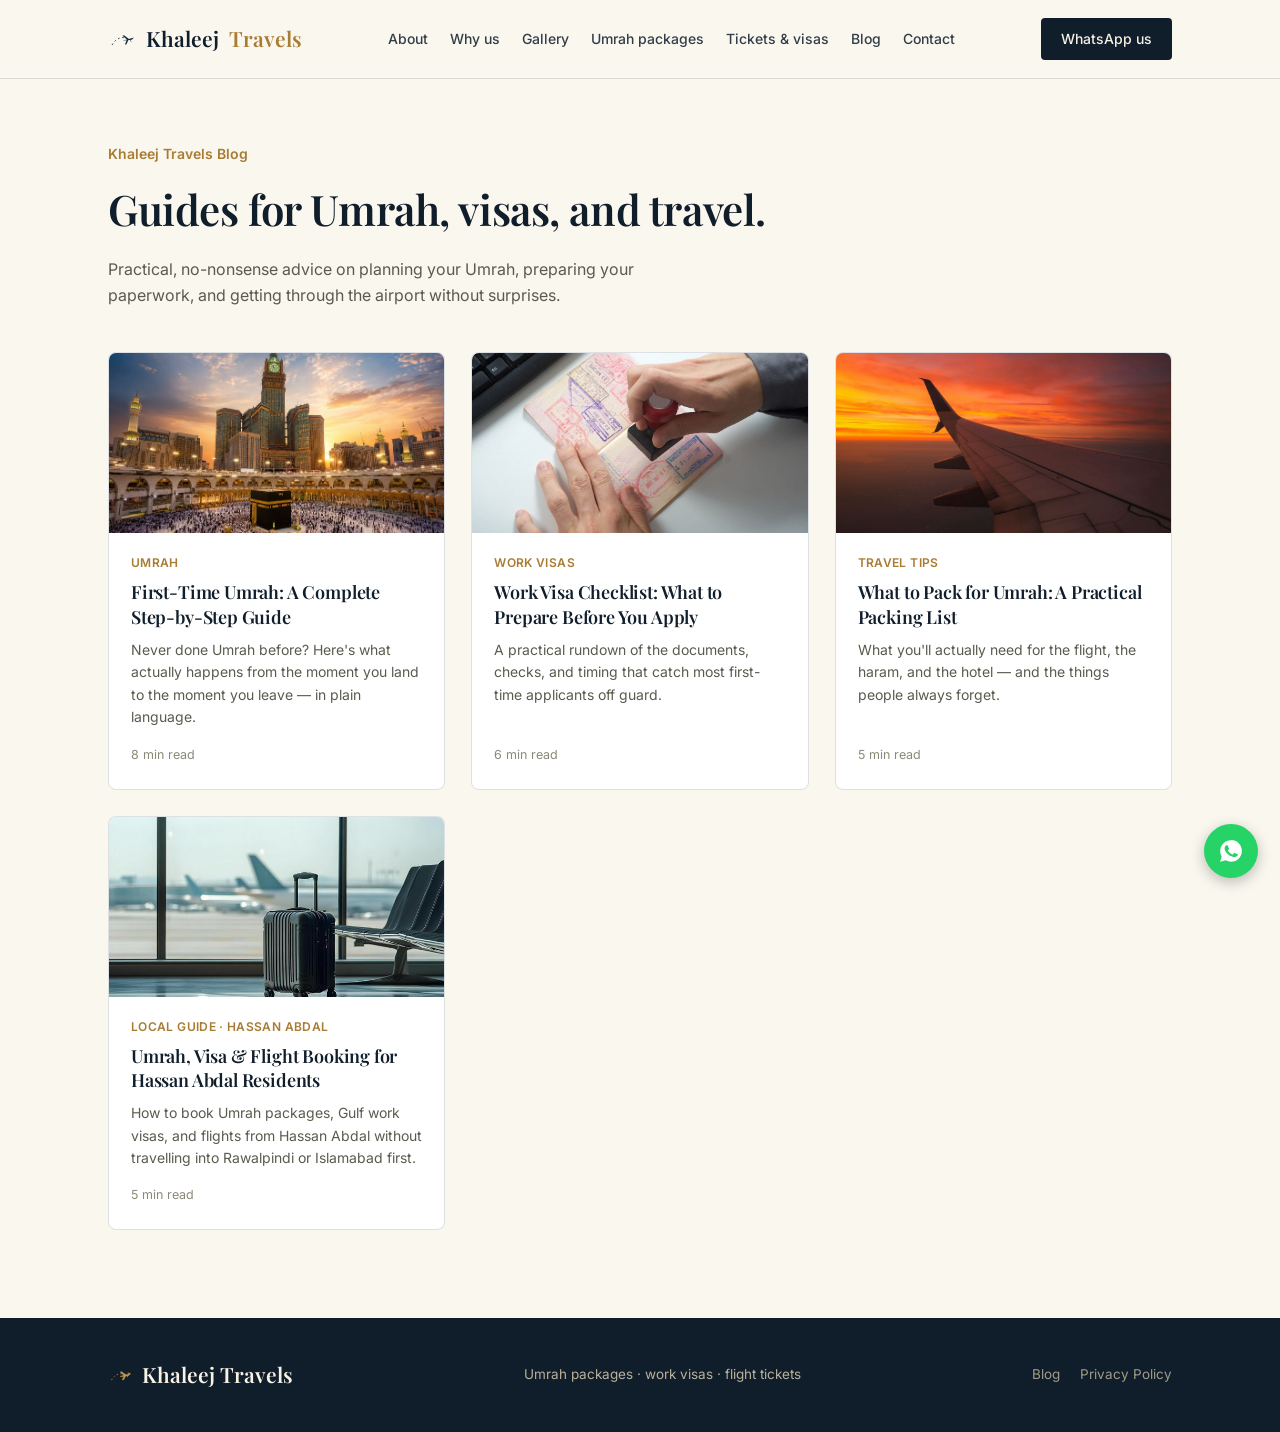
<file: blog.html>
<!DOCTYPE html>
<html lang="en">
<head>
<meta charset="UTF-8">
<meta name="viewport" content="width=device-width, initial-scale=1.0">
<title>Blog — Khaleej Travels</title>
<meta name="description" content="Guides and tips on Umrah travel, work visas, and flight booking from Khaleej Travels.">
<link rel="canonical" href="https://www.khaleejtravels.online/blog">

<!-- Open Graph -->
<meta property="og:type" content="website">
<meta property="og:site_name" content="Khaleej Travels">
<meta property="og:title" content="Blog — Khaleej Travels">
<meta property="og:description" content="Guides and tips on Umrah travel, work visas, and flight booking from Khaleej Travels.">
<meta property="og:image" content="https://www.khaleejtravels.online/images/kaaba-sunset.jpg">
<meta property="og:image:width" content="1200">
<meta property="og:image:height" content="630">
<meta property="og:url" content="https://www.khaleejtravels.online/blog">
<meta property="og:locale" content="en_PK">

<!-- Twitter Card -->
<meta name="twitter:card" content="summary_large_image">
<meta name="twitter:title" content="Blog — Khaleej Travels">
<meta name="twitter:description" content="Guides and tips on Umrah travel, work visas, and flight booking from Khaleej Travels.">
<meta name="twitter:image" content="https://www.khaleejtravels.online/images/kaaba-sunset.jpg">

<!-- Schema.org -->
<script type="application/ld+json">
{
  "@context": "https://schema.org",
  "@type": "Blog",
  "name": "Khaleej Travels Blog",
  "url": "https://www.khaleejtravels.online/blog",
  "publisher": {
    "@type": "Organization",
    "name": "Khaleej Travels",
    "logo": {"@type": "ImageObject", "url": "https://www.khaleejtravels.online/images/kaaba-sunset.jpg"}
  }
}
</script>
<link rel="icon" href="/favicon.ico">
<link rel="icon" type="image/png" sizes="32x32" href="/icon-32.png">
<link rel="apple-touch-icon" href="/icon-180.png">
<link rel="manifest" href="/favicons/site.webmanifest">
<link rel="preconnect" href="https://fonts.googleapis.com">
<link rel="preconnect" href="https://fonts.gstatic.com" crossorigin>
<link href="https://fonts.googleapis.com/css2?family=Playfair+Display:ital,wght@0,400;0,500;0,600;0,700;1,500&family=Inter:wght@400;500;600;700&display=swap" rel="stylesheet">
<link rel="stylesheet" href="css/styles.css">
</head>
<body>

<header>
  <nav>
    <a class="logo" href="index">
      <svg class="logo-mark" width="28" height="28" viewBox="0 0 42 42">
        <path d="M6 30 C 14 16, 28 16, 36 26" stroke="#182A3D" stroke-width="1.3" fill="none" stroke-dasharray="2.5 4"/>
        <g transform="translate(30,20) rotate(-15)">
          <path d="M-9 1.2 L9 1.2 L5 -1.2 L9 1.2 L5 3.6 Z" fill="#182A3D"/>
          <path d="M-2 1.2 L-7 -6 L-4.5 -6 L1 1.2 Z" fill="#182A3D"/>
          <path d="M-2 1.2 L-7 8 L-4.5 8 L1 1.2 Z" fill="#182A3D"/>
        </g>
      </svg>
      Khaleej <span>Travels</span>
    </a>
    <div class="nav-links">
      <a href="index#about">About</a>
      <a href="index#why">Why us</a>
      <a href="index#gallery">Gallery</a>
      <a href="index#packages">Umrah packages</a>
      <a href="index#services">Tickets & visas</a>
      <a href="blog">Blog</a>
      <a href="index#contact">Contact</a>
    </div>
    <a class="nav-cta" href="https://wa.me/923269861611" target="_blank" rel="noopener">WhatsApp us</a>
    <button class="menu-toggle" id="menu-toggle" aria-label="Toggle menu" aria-expanded="false" aria-controls="mobile-menu">
      <span></span>
    </button>
  </nav>
  <div class="mobile-menu" id="mobile-menu">
    <a href="index#about">About</a>
    <a href="index#why">Why us</a>
    <a href="index#gallery">Gallery</a>
    <a href="index#packages">Umrah packages</a>
    <a href="index#services">Tickets &amp; visas</a>
    <a href="blog">Blog</a>
    <a href="index#contact">Contact</a>
    <a class="nav-cta" href="https://wa.me/923269861611" target="_blank" rel="noopener">WhatsApp us</a>
  </div>
</header>

<section class="section blog-hero">
  <div class="wrap">
    <div class="kicker">Khaleej Travels Blog</div>
    <h1>Guides for Umrah, visas, and travel.</h1>
    <p>Practical, no-nonsense advice on planning your Umrah, preparing your paperwork, and getting through the airport without surprises.</p>
  </div>
</section>

<section class="section" style="padding-top:24px;">
  <div class="wrap">
    <div class="blog-grid">

      <a class="blog-card" href="blog/first-time-umrah-guide">
        <img class="blog-card-photo" src="images/kaaba-sunset.jpg" alt="Masjid al-Haram at sunset">
        <div class="blog-card-body">
          <div class="blog-card-tag">Umrah</div>
          <h3>First-Time Umrah: A Complete Step-by-Step Guide</h3>
          <p>Never done Umrah before? Here's what actually happens from the moment you land to the moment you leave — in plain language.</p>
          <div class="blog-card-meta">8 min read</div>
        </div>
      </a>

      <a class="blog-card" href="blog/work-visa-checklist">
        <img class="blog-card-photo" src="images/passport-stamp.jpg" alt="Passport being stamped">
        <div class="blog-card-body">
          <div class="blog-card-tag">Work Visas</div>
          <h3>Work Visa Checklist: What to Prepare Before You Apply</h3>
          <p>A practical rundown of the documents, checks, and timing that catch most first-time applicants off guard.</p>
          <div class="blog-card-meta">6 min read</div>
        </div>
      </a>

      <a class="blog-card" href="blog/umrah-packing-list">
        <img class="blog-card-photo" src="images/flight-wing.jpg" alt="Airplane wing at sunset">
        <div class="blog-card-body">
          <div class="blog-card-tag">Travel Tips</div>
          <h3>What to Pack for Umrah: A Practical Packing List</h3>
          <p>What you'll actually need for the flight, the haram, and the hotel — and the things people always forget.</p>
          <div class="blog-card-meta">5 min read</div>
        </div>
      </a>

            <a class="blog-card" href="blog/hassan-abdal-umrah-visa-travel-agency">
        <img class="blog-card-photo" src="images/hassanabdalumrah.jpg" alt="Hasanabdal umrah guide">
        <div class="blog-card-body">
          <div class="blog-card-tag">Local Guide · Hassan Abdal</div>
          <h3>Umrah, Visa &amp; Flight Booking for Hassan Abdal Residents</h3>
          <p>How to book Umrah packages, Gulf work visas, and flights from Hassan Abdal without travelling into Rawalpindi or Islamabad first.</p>
          <div class="blog-card-meta">5 min read</div>
        </div>
      </a>

    </div>
  </div>
</section>

<footer>
  <div class="wrap">
    <div class="logo">
      <svg class="logo-mark" width="24" height="24" viewBox="0 0 42 42">
        <path d="M6 30 C 14 16, 28 16, 36 26" stroke="#182A3D" stroke-width="1.3" fill="none" stroke-dasharray="2.5 4"/>
        <g transform="translate(30,20) rotate(-15)">
          <path d="M-9 1.2 L9 1.2 L5 -1.2 L9 1.2 L5 3.6 Z" fill="#182A3D"/>
          <path d="M-2 1.2 L-7 -6 L-4.5 -6 L1 1.2 Z" fill="#182A3D"/>
          <path d="M-2 1.2 L-7 8 L-4.5 8 L1 1.2 Z" fill="#182A3D"/>
        </g>
      </svg>
      Khaleej Travels
    </div>
    <div>Umrah packages · work visas · flight tickets</div>
    <div class="footer-links">
      <a href="blog">Blog</a>
      <a onclick="openPrivacyModal()">Privacy Policy</a>
    </div>
  </div>
</footer>

<div class="modal-overlay" id="privacy-modal">
  <div class="modal-box">
    <button class="modal-close" onclick="closePrivacyModal()" aria-label="Close">&times;</button>
    <h3 style="margin-top:0;font-family:'Playfair Display',serif;font-size:24px;">Privacy Policy</h3>
    <div class="updated">Last updated: September 2026</div>

    <h3>Who we are</h3>
    <p>Khaleej Travels ("we", "us") arranges Umrah packages, flight tickets, and work visa processing for customers in Pakistan. This explains what information we collect through this website and how we use it.</p>

    <h3>Information we collect</h3>
    <p>When you use the inquiry form on this site, we collect the details you choose to provide: your name, phone number, the service you're interested in, and any message or travel details you enter.</p>

    <h3>How we use your information</h3>
    <ul>
      <li>To reply to your inquiry with package options, pricing, or visa/ticketing guidance.</li>
      <li>To follow up with you by WhatsApp, phone, or email about your request.</li>
      <li>To prepare quotes, bookings, and travel or visa documentation if you proceed with our services.</li>
    </ul>
    <p>We do not sell your personal information, and we do not use it for advertising or share it with third parties except as described below.</p>

    <h3>How your inquiry is sent</h3>
    <p>Submitting the contact form opens a pre-filled WhatsApp message to our team with your details, which you then send to us directly from your own WhatsApp account.</p>

    <h3>Sharing with service providers</h3>
    <p>If you proceed with a booking, we may share necessary details (such as your name and travel dates) with airlines, hotels, or visa processing authorities strictly to arrange your travel or visa.</p>

    <h3>Data retention</h3>
    <p>We keep inquiry and booking details for as long as needed to handle your request and to meet our own record-keeping or legal obligations, after which we delete or anonymize them.</p>

    <h3>Your choices</h3>
    <p>You can ask us at any time to tell you what information we hold about you, or to delete it, by messaging us on WhatsApp or emailing us using the contact details above.</p>
  </div>
</div>

<a class="wa-float" href="https://wa.me/923269861611" target="_blank" rel="noopener" aria-label="Chat on WhatsApp">
  <svg width="26" height="26" viewBox="0 0 24 24" fill="#fff"><path d="M12.04 2c-5.52 0-10 4.48-10 10 0 1.76.46 3.48 1.34 5L2 22l5.14-1.35a10 10 0 0 0 4.9 1.25h.01c5.52 0 10-4.48 10-10s-4.48-10-10.01-10zm5.87 14.24c-.25.7-1.45 1.34-2 1.42-.55.09-1.13.13-3.55-.74-2.98-1.06-4.9-4.08-5.05-4.27-.15-.2-1.2-1.6-1.2-3.05 0-1.45.76-2.16 1.03-2.46.27-.3.6-.37.8-.37.2 0 .4 0 .58.01.18.01.44-.07.68.52.25.6.85 2.08.92 2.23.07.15.12.33.02.53-.1.2-.15.32-.3.5-.15.17-.31.39-.44.52-.15.15-.3.31-.13.6.17.3.76 1.26 1.64 2.04 1.13 1 2.08 1.32 2.38 1.47.3.15.48.13.65-.07.18-.2.75-.87.95-1.17.2-.3.4-.25.68-.15.28.1 1.78.84 2.08.99.3.15.5.22.57.35.07.13.07.72-.18 1.42z"/></svg>
</a>

<script src="js/script.js"></script>
</body>
</html>
</file>
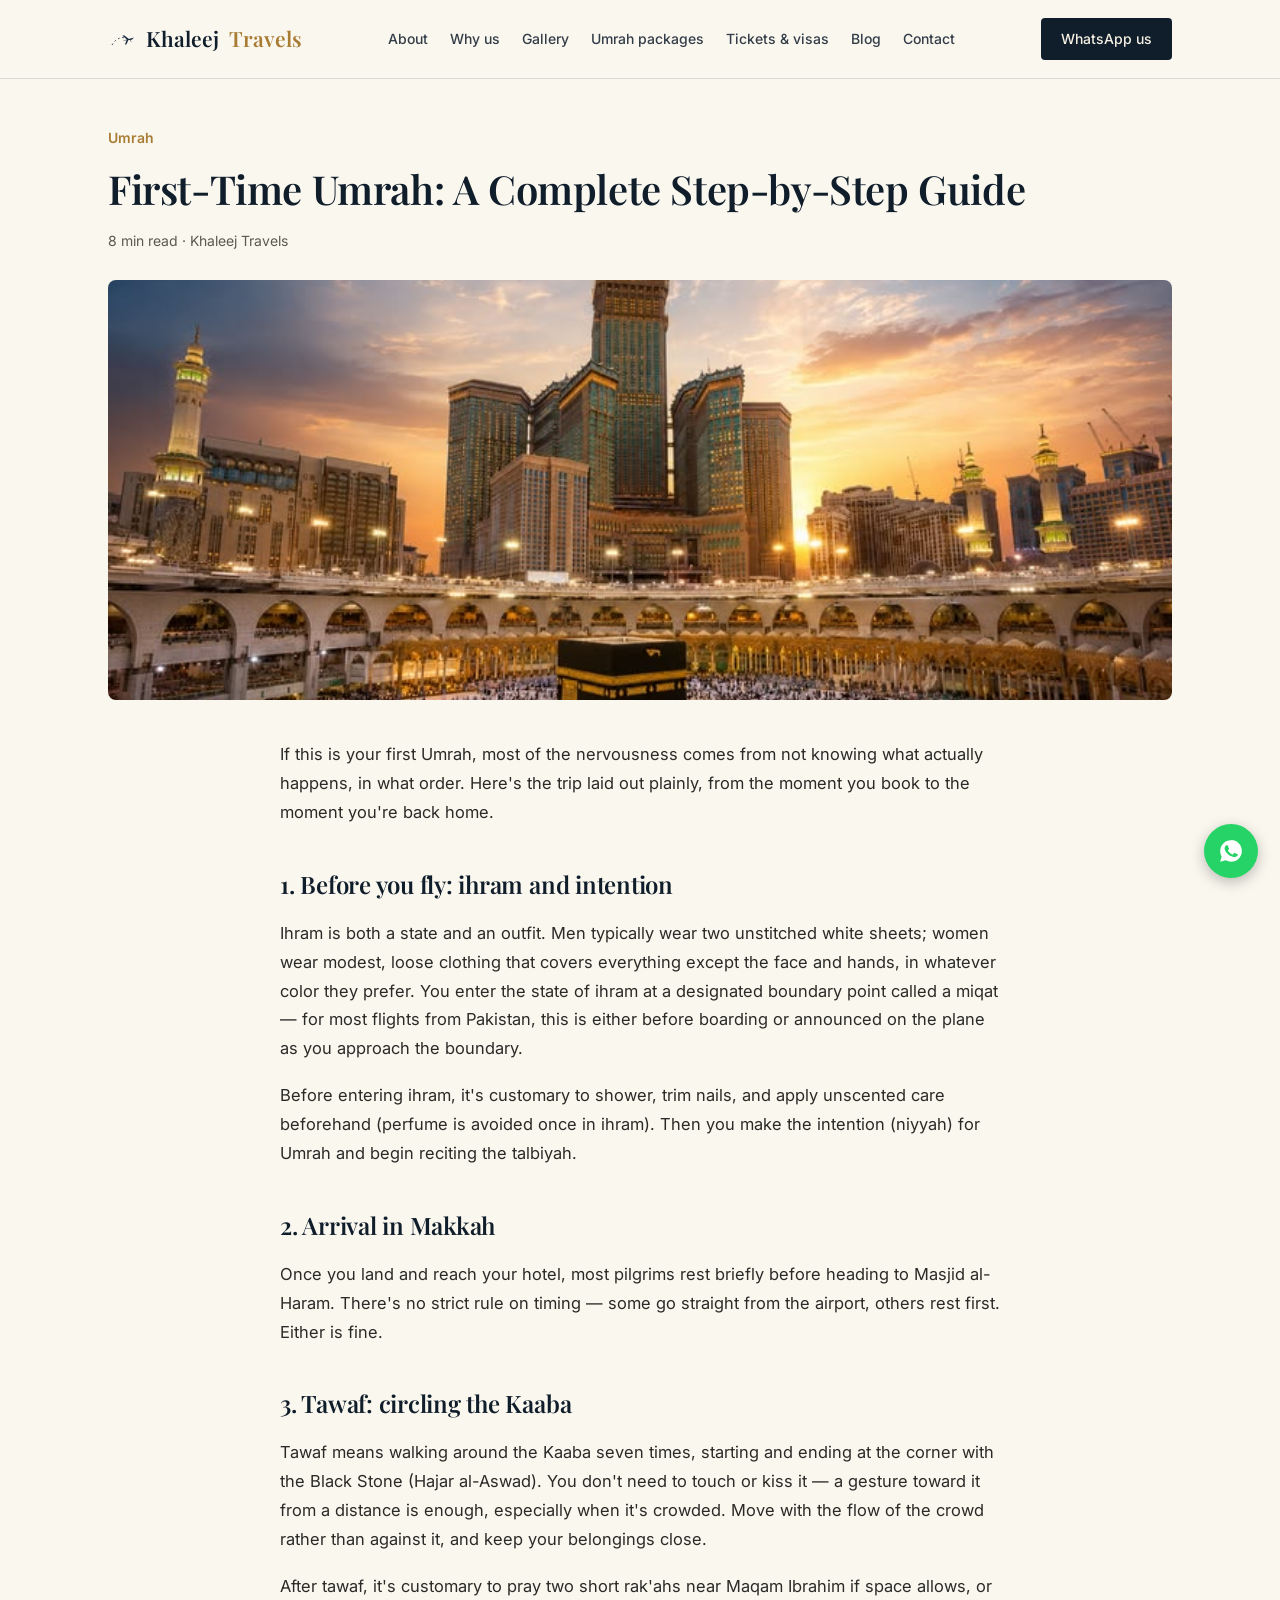
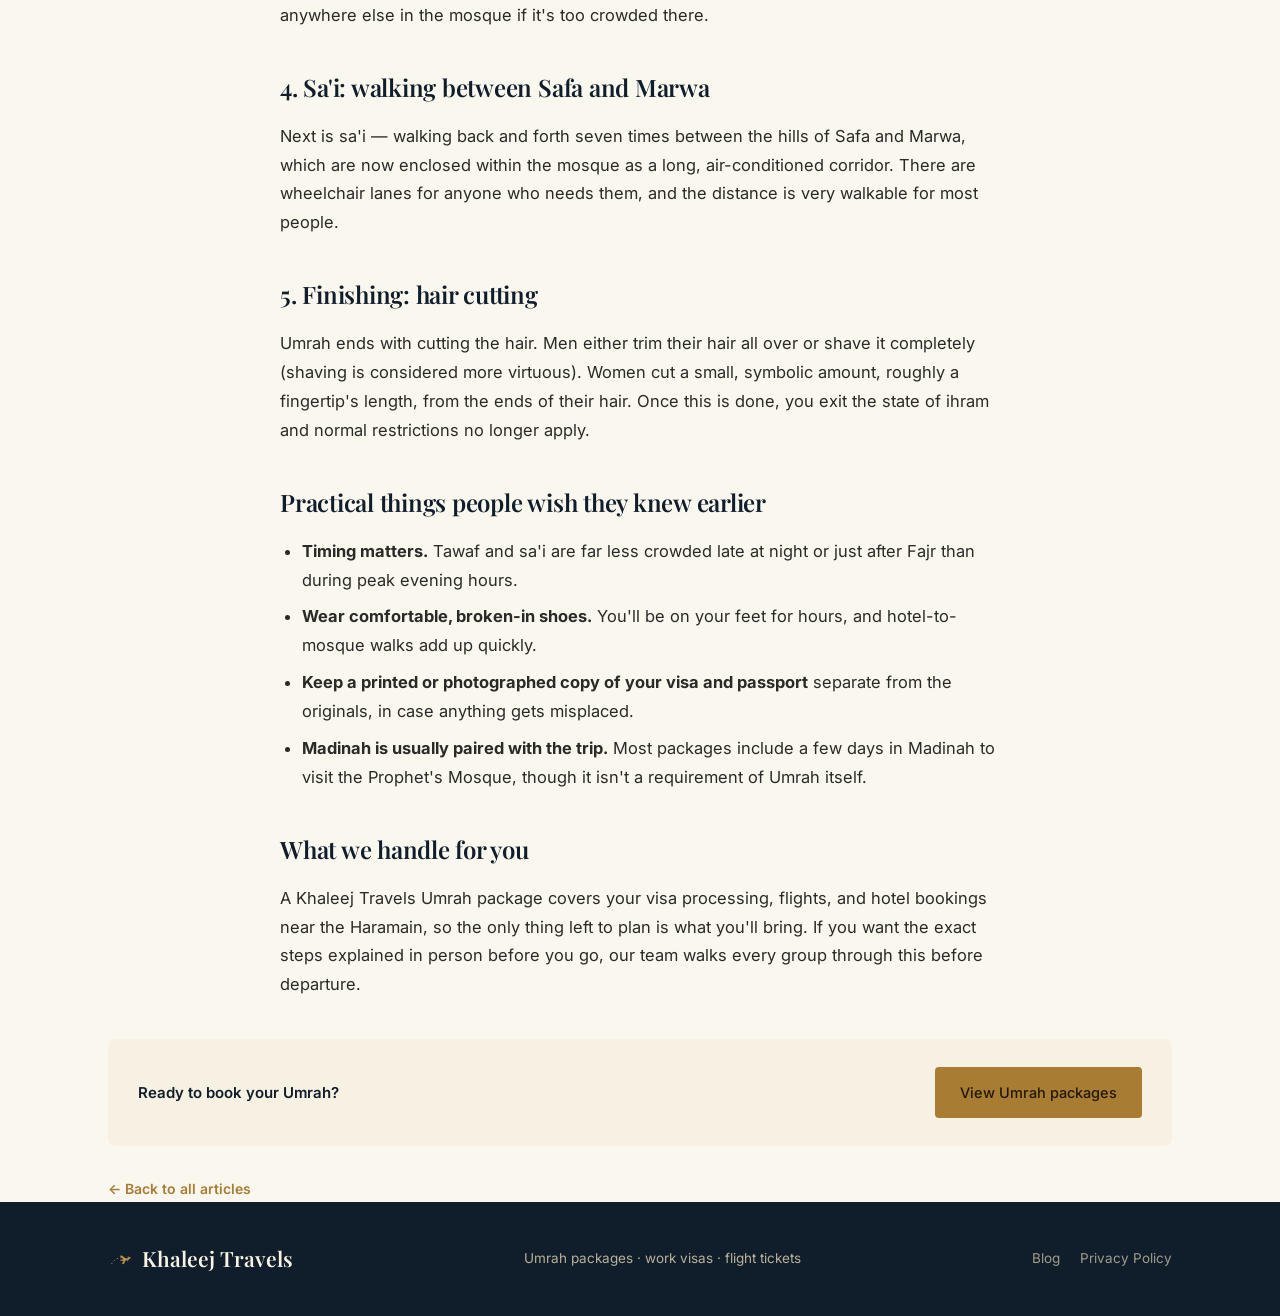
<file: blog/first-time-umrah-guide.html>
<!DOCTYPE html>
<html lang="en">
<head>
<meta charset="UTF-8">
<meta name="viewport" content="width=device-width, initial-scale=1.0">
<title>First-Time Umrah: A Complete Step-by-Step Guide — Khaleej Travels</title>
<meta name="description" content="A plain-language walkthrough of what happens on your first Umrah, from booking to ihram to tawaf and sa'i.">
<link rel="canonical" href="https://www.khaleejtravels.online/blog/first-time-umrah-guide">

<!-- Open Graph -->
<meta property="og:type" content="article">
<meta property="og:site_name" content="Khaleej Travels">
<meta property="og:title" content="First-Time Umrah: A Complete Step-by-Step Guide — Khaleej Travels">
<meta property="og:description" content="A plain-language walkthrough of what happens on your first Umrah, from booking to ihram to tawaf and sa'i.">
<meta property="og:image" content="https://www.khaleejtravels.online/images/kaaba-sunset.jpg">
<meta property="og:image:width" content="1200">
<meta property="og:image:height" content="630">
<meta property="og:url" content="https://www.khaleejtravels.online/blog/first-time-umrah-guide">
<meta property="og:locale" content="en_PK">

<!-- Twitter Card -->
<meta name="twitter:card" content="summary_large_image">
<meta name="twitter:title" content="First-Time Umrah: A Complete Step-by-Step Guide">
<meta name="twitter:description" content="A plain-language walkthrough of what happens on your first Umrah, from booking to ihram to tawaf and sa'i.">
<meta name="twitter:image" content="https://www.khaleejtravels.online/images/kaaba-sunset.jpg">

<!-- Schema.org -->
<script type="application/ld+json">
{
  "@context": "https://schema.org",
  "@type": "Article",
  "headline": "First-Time Umrah: A Complete Step-by-Step Guide",
  "description": "A plain-language walkthrough of what happens on your first Umrah, from booking to ihram to tawaf and sa'i.",
  "image": "https://www.khaleejtravels.online/images/kaaba-sunset.jpg",
  "author": {"@type": "Organization", "name": "Khaleej Travels"},
  "publisher": {
    "@type": "Organization",
    "name": "Khaleej Travels",
    "logo": {"@type": "ImageObject", "url": "https://www.khaleejtravels.online/images/kaaba-sunset.jpg"}
  },
  "mainEntityOfPage": "https://www.khaleejtravels.online/blog/first-time-umrah-guide"
}
</script>
<link rel="icon" type="image/x-icon" href="/favicons/favicon.ico">
<link rel="icon" type="image/png" sizes="32x32" href="/favicons/favicon-32x32.png">
<link rel="icon" type="image/png" sizes="16x16" href="/favicons/favicon-16x16.png">
<link rel="apple-touch-icon" sizes="180x180" href="/favicons/apple-touch-icon.png">
<link rel="manifest" href="/favicons/site.webmanifest">
<link rel="preconnect" href="https://fonts.googleapis.com">
<link rel="preconnect" href="https://fonts.gstatic.com" crossorigin>
<link href="https://fonts.googleapis.com/css2?family=Playfair+Display:ital,wght@0,400;0,500;0,600;0,700;1,500&family=Inter:wght@400;500;600;700&display=swap" rel="stylesheet">
<link rel="stylesheet" href="../css/styles.css">
</head>
<body>

<header>
  <nav>
    <a class="logo" href="../index">
      <svg class="logo-mark" width="28" height="28" viewBox="0 0 42 42">
        <path d="M6 30 C 14 16, 28 16, 36 26" stroke="#182A3D" stroke-width="1.3" fill="none" stroke-dasharray="2.5 4"/>
        <g transform="translate(30,20) rotate(-15)">
          <path d="M-9 1.2 L9 1.2 L5 -1.2 L9 1.2 L5 3.6 Z" fill="#182A3D"/>
          <path d="M-2 1.2 L-7 -6 L-4.5 -6 L1 1.2 Z" fill="#182A3D"/>
          <path d="M-2 1.2 L-7 8 L-4.5 8 L1 1.2 Z" fill="#182A3D"/>
        </g>
      </svg>
      Khaleej <span>Travels</span>
    </a>
    <div class="nav-links">
      <a href="../index#about">About</a>
      <a href="../index#why">Why us</a>
      <a href="../index#gallery">Gallery</a>
      <a href="../index#packages">Umrah packages</a>
      <a href="../index#services">Tickets & visas</a>
      <a href="../blog">Blog</a>
      <a href="../index#contact">Contact</a>
    </div>
    <a class="nav-cta" href="https://wa.me/923269861611" target="_blank" rel="noopener">WhatsApp us</a>
    <button class="menu-toggle" id="menu-toggle" aria-label="Toggle menu" aria-expanded="false" aria-controls="mobile-menu">
      <span></span>
    </button>
  </nav>
  <div class="mobile-menu" id="mobile-menu">
    <a href="../index#about">About</a>
    <a href="../index#why">Why us</a>
    <a href="../index#gallery">Gallery</a>
    <a href="../index#packages">Umrah packages</a>
    <a href="../index#services">Tickets &amp; visas</a>
    <a href="../blog">Blog</a>
    <a href="../index#contact">Contact</a>
    <a class="nav-cta" href="https://wa.me/923269861611" target="_blank" rel="noopener">WhatsApp us</a>
  </div>
</header>

<section class="section post-hero">
  <div class="wrap">
    <div class="kicker">Umrah</div>
    <h1>First-Time Umrah: A Complete Step-by-Step Guide</h1>
    <div class="post-meta">8 min read · Khaleej Travels</div>
    <img class="post-cover" src="../images/kaaba-sunset.jpg" alt="Masjid al-Haram and the Kaaba in Makkah at sunset">

    <div class="post-body">
      <p>If this is your first Umrah, most of the nervousness comes from not knowing what actually happens, in what order. Here's the trip laid out plainly, from the moment you book to the moment you're back home.</p>

      <h2>1. Before you fly: ihram and intention</h2>
      <p>Ihram is both a state and an outfit. Men typically wear two unstitched white sheets; women wear modest, loose clothing that covers everything except the face and hands, in whatever color they prefer. You enter the state of ihram at a designated boundary point called a miqat — for most flights from Pakistan, this is either before boarding or announced on the plane as you approach the boundary.</p>
      <p>Before entering ihram, it's customary to shower, trim nails, and apply unscented care beforehand (perfume is avoided once in ihram). Then you make the intention (niyyah) for Umrah and begin reciting the talbiyah.</p>

      <h2>2. Arrival in Makkah</h2>
      <p>Once you land and reach your hotel, most pilgrims rest briefly before heading to Masjid al-Haram. There's no strict rule on timing — some go straight from the airport, others rest first. Either is fine.</p>

      <h2>3. Tawaf: circling the Kaaba</h2>
      <p>Tawaf means walking around the Kaaba seven times, starting and ending at the corner with the Black Stone (Hajar al-Aswad). You don't need to touch or kiss it — a gesture toward it from a distance is enough, especially when it's crowded. Move with the flow of the crowd rather than against it, and keep your belongings close.</p>
      <p>After tawaf, it's customary to pray two short rak'ahs near Maqam Ibrahim if space allows, or anywhere else in the mosque if it's too crowded there.</p>

      <h2>4. Sa'i: walking between Safa and Marwa</h2>
      <p>Next is sa'i — walking back and forth seven times between the hills of Safa and Marwa, which are now enclosed within the mosque as a long, air-conditioned corridor. There are wheelchair lanes for anyone who needs them, and the distance is very walkable for most people.</p>

      <h2>5. Finishing: hair cutting</h2>
      <p>Umrah ends with cutting the hair. Men either trim their hair all over or shave it completely (shaving is considered more virtuous). Women cut a small, symbolic amount, roughly a fingertip's length, from the ends of their hair. Once this is done, you exit the state of ihram and normal restrictions no longer apply.</p>

      <h2>Practical things people wish they knew earlier</h2>
      <ul>
        <li><strong>Timing matters.</strong> Tawaf and sa'i are far less crowded late at night or just after Fajr than during peak evening hours.</li>
        <li><strong>Wear comfortable, broken-in shoes.</strong> You'll be on your feet for hours, and hotel-to-mosque walks add up quickly.</li>
        <li><strong>Keep a printed or photographed copy of your visa and passport</strong> separate from the originals, in case anything gets misplaced.</li>
        <li><strong>Madinah is usually paired with the trip.</strong> Most packages include a few days in Madinah to visit the Prophet's Mosque, though it isn't a requirement of Umrah itself.</li>
      </ul>

      <h2>What we handle for you</h2>
      <p>A Khaleej Travels Umrah package covers your visa processing, flights, and hotel bookings near the Haramain, so the only thing left to plan is what you'll bring. If you want the exact steps explained in person before you go, our team walks every group through this before departure.</p>
    </div>

    <div class="post-cta">
      <p>Ready to book your Umrah?</p>
      <a class="btn btn-gold" href="../index#packages">View Umrah packages</a>
    </div>

    <a class="back-link" href="../blog">&larr; Back to all articles</a>
  </div>
</section>

<footer>
  <div class="wrap">
    <div class="logo">
      <svg class="logo-mark" width="24" height="24" viewBox="0 0 42 42">
        <path d="M6 30 C 14 16, 28 16, 36 26" stroke="#182A3D" stroke-width="1.3" fill="none" stroke-dasharray="2.5 4"/>
        <g transform="translate(30,20) rotate(-15)">
          <path d="M-9 1.2 L9 1.2 L5 -1.2 L9 1.2 L5 3.6 Z" fill="#182A3D"/>
          <path d="M-2 1.2 L-7 -6 L-4.5 -6 L1 1.2 Z" fill="#182A3D"/>
          <path d="M-2 1.2 L-7 8 L-4.5 8 L1 1.2 Z" fill="#182A3D"/>
        </g>
      </svg>
      Khaleej Travels
    </div>
    <div>Umrah packages · work visas · flight tickets</div>
    <div class="footer-links">
      <a href="../blog">Blog</a>
      <a onclick="openPrivacyModal()">Privacy Policy</a>
    </div>
  </div>
</footer>

<div class="modal-overlay" id="privacy-modal">
  <div class="modal-box">
    <button class="modal-close" onclick="closePrivacyModal()" aria-label="Close">&times;</button>
    <h3 style="margin-top:0;font-family:'Playfair Display',serif;font-size:24px;">Privacy Policy</h3>
    <div class="updated">Last updated: September 2026</div>
    <h3>Who we are</h3>
    <p>Khaleej Travels ("we", "us") arranges Umrah packages, flight tickets, and work visa processing for customers in Pakistan. This explains what information we collect through this website and how we use it.</p>
    <h3>Information we collect</h3>
    <p>When you use the inquiry form on this site, we collect the details you choose to provide: your name, phone number, the service you're interested in, and any message or travel details you enter.</p>
    <h3>How we use your information</h3>
    <ul>
      <li>To reply to your inquiry with package options, pricing, or visa/ticketing guidance.</li>
      <li>To follow up with you by WhatsApp, phone, or email about your request.</li>
      <li>To prepare quotes, bookings, and travel or visa documentation if you proceed with our services.</li>
    </ul>
    <p>We do not sell your personal information, and we do not use it for advertising or share it with third parties except as described below.</p>
    <h3>How your inquiry is sent</h3>
    <p>Submitting the contact form opens a pre-filled WhatsApp message to our team with your details, which you then send to us directly from your own WhatsApp account.</p>
    <h3>Sharing with service providers</h3>
    <p>If you proceed with a booking, we may share necessary details (such as your name and travel dates) with airlines, hotels, or visa processing authorities strictly to arrange your travel or visa.</p>
    <h3>Data retention</h3>
    <p>We keep inquiry and booking details for as long as needed to handle your request and to meet our own record-keeping or legal obligations, after which we delete or anonymize them.</p>
    <h3>Your choices</h3>
    <p>You can ask us at any time to tell you what information we hold about you, or to delete it, by messaging us on WhatsApp or emailing us using the contact details above.</p>
  </div>
</div>

<a class="wa-float" href="https://wa.me/923269861611" target="_blank" rel="noopener" aria-label="Chat on WhatsApp">
  <svg width="26" height="26" viewBox="0 0 24 24" fill="#fff"><path d="M12.04 2c-5.52 0-10 4.48-10 10 0 1.76.46 3.48 1.34 5L2 22l5.14-1.35a10 10 0 0 0 4.9 1.25h.01c5.52 0 10-4.48 10-10s-4.48-10-10.01-10zm5.87 14.24c-.25.7-1.45 1.34-2 1.42-.55.09-1.13.13-3.55-.74-2.98-1.06-4.9-4.08-5.05-4.27-.15-.2-1.2-1.6-1.2-3.05 0-1.45.76-2.16 1.03-2.46.27-.3.6-.37.8-.37.2 0 .4 0 .58.01.18.01.44-.07.68.52.25.6.85 2.08.92 2.23.07.15.12.33.02.53-.1.2-.15.32-.3.5-.15.17-.31.39-.44.52-.15.15-.3.31-.13.6.17.3.76 1.26 1.64 2.04 1.13 1 2.08 1.32 2.38 1.47.3.15.48.13.65-.07.18-.2.75-.87.95-1.17.2-.3.4-.25.68-.15.28.1 1.78.84 2.08.99.3.15.5.22.57.35.07.13.07.72-.18 1.42z"/></svg>
</a>

<script src="../js/script.js"></script>
</body>
</html>
</file>
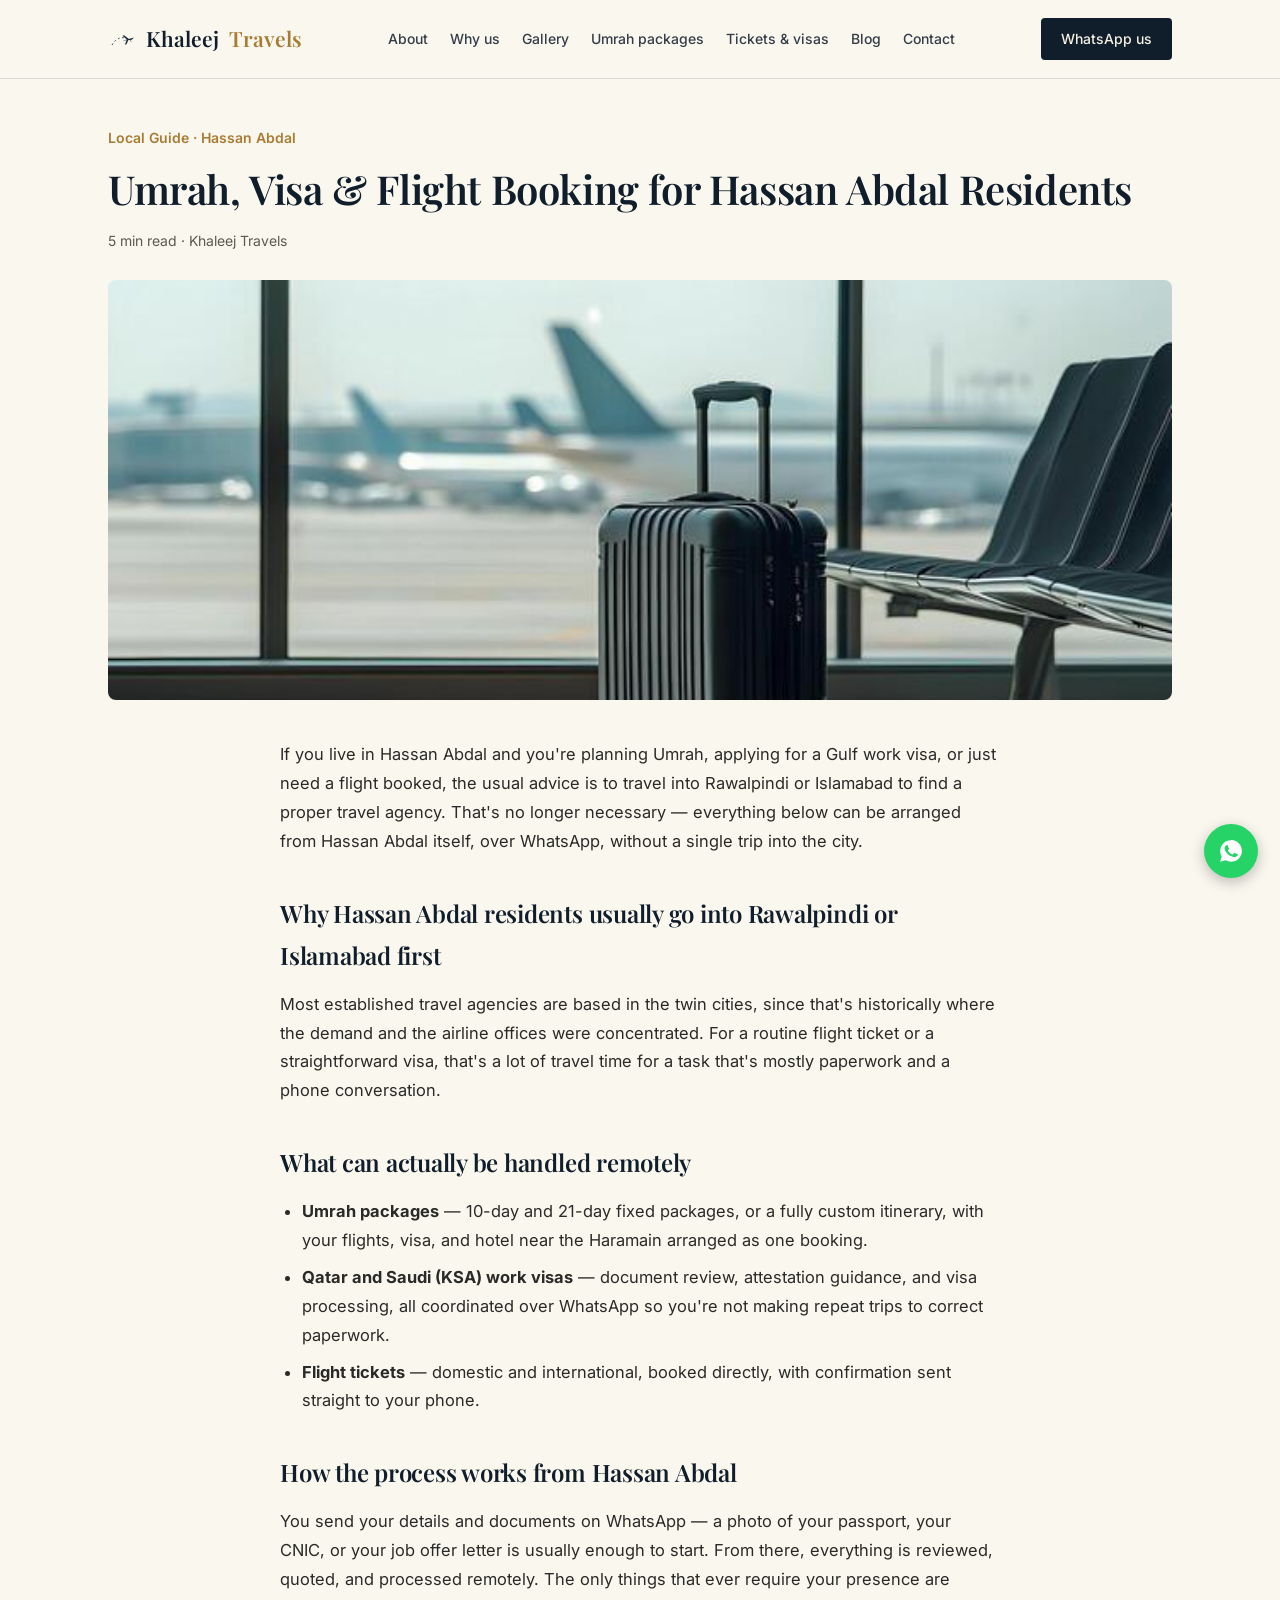
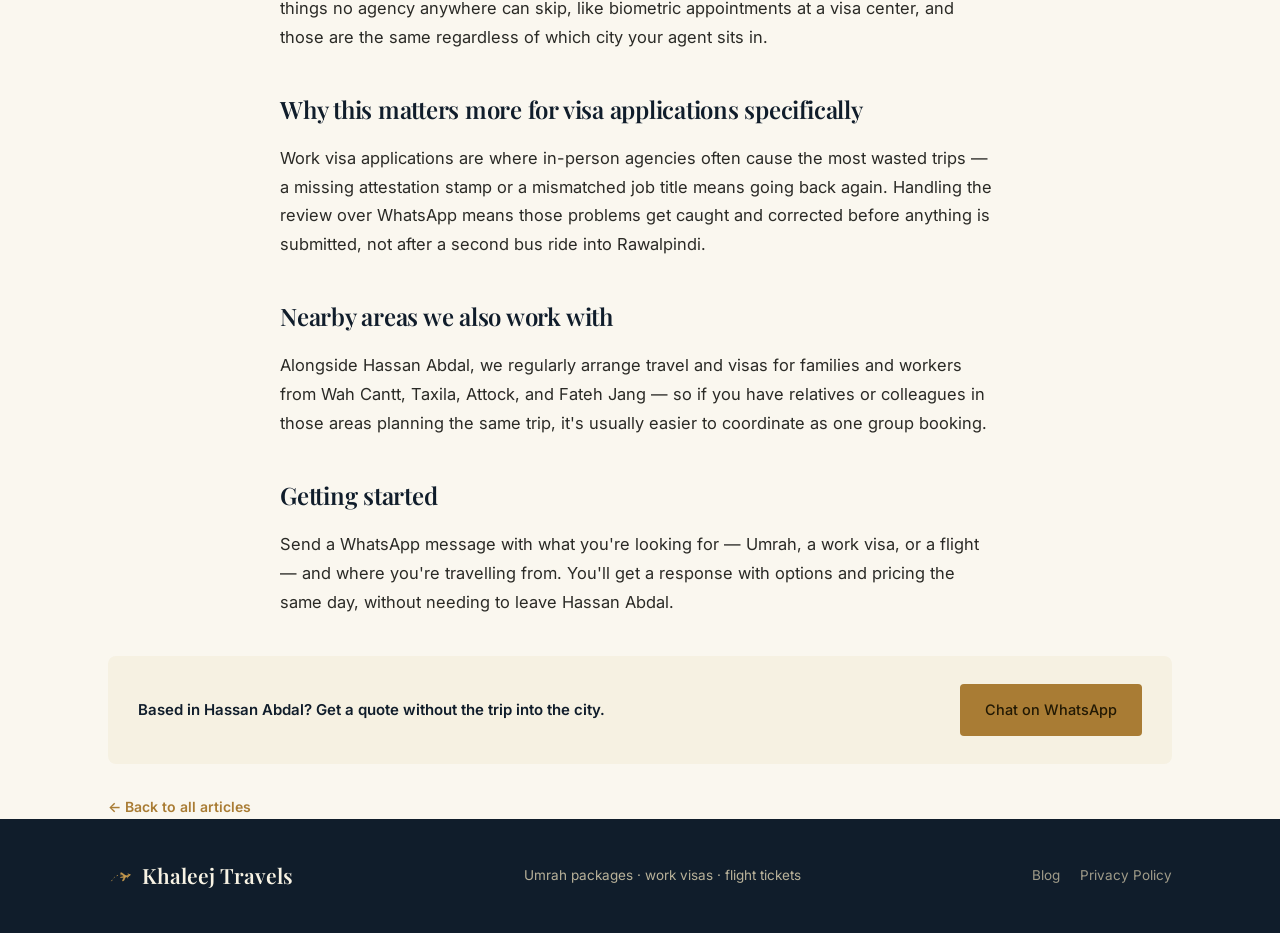
<file: blog/hassan-abdal-umrah-visa-travel-agency.html>
<!DOCTYPE html>
<html lang="en">
<head>
<meta charset="UTF-8">
<meta name="viewport" content="width=device-width, initial-scale=1.0">
<title>Umrah, Visa &amp; Flight Booking for Hassan Abdal Residents — Khaleej Travels</title>
<meta name="description" content="How residents of Hassan Abdal can book Umrah packages, Gulf work visas, and flight tickets without travelling into Rawalpindi or Islamabad first.">
<link rel="canonical" href="https://www.khaleejtravels.online/blog/hassan-abdal-umrah-visa-travel-agency">

<!-- Open Graph -->
<meta property="og:type" content="article">
<meta property="og:site_name" content="Khaleej Travels">
<meta property="og:title" content="Umrah, Visa &amp; Flight Booking for Hassan Abdal Residents — Khaleej Travels">
<meta property="og:description" content="How residents of Hassan Abdal can book Umrah packages, Gulf work visas, and flight tickets without travelling into Rawalpindi or Islamabad first.">
<meta property="og:image" content="https://www.khaleejtravels.online/images/kaaba-sunset.jpg">
<meta property="og:image:width" content="1200">
<meta property="og:image:height" content="630">
<meta property="og:url" content="https://www.khaleejtravels.online/blog/hassan-abdal-umrah-visa-travel-agency">
<meta property="og:locale" content="en_PK">

<!-- Twitter Card -->
<meta name="twitter:card" content="summary_large_image">
<meta name="twitter:title" content="Umrah, Visa &amp; Flight Booking for Hassan Abdal Residents">
<meta name="twitter:description" content="How residents of Hassan Abdal can book Umrah packages, Gulf work visas, and flight tickets without travelling into Rawalpindi or Islamabad first.">
<meta name="twitter:image" content="https://www.khaleejtravels.online/images/kaaba-sunset.jpg">

<!-- Schema.org -->
<script type="application/ld+json">
{
  "@context": "https://schema.org",
  "@type": "Article",
  "headline": "Umrah, Visa & Flight Booking for Hassan Abdal Residents",
  "description": "How residents of Hassan Abdal can book Umrah packages, Gulf work visas, and flight tickets without travelling into Rawalpindi or Islamabad first.",
  "image": "https://www.khaleejtravels.online/images/kaaba-sunset.jpg",
  "author": {"@type": "Organization", "name": "Khaleej Travels"},
  "publisher": {
    "@type": "Organization",
    "name": "Khaleej Travels",
    "logo": {"@type": "ImageObject", "url": "https://www.khaleejtravels.online/favicons/android-chrome-512x512.png"}
  },
  "mainEntityOfPage": "https://www.khaleejtravels.online/blog/hassan-abdal-umrah-visa-travel-agency",
  "about": {"@type": "Place", "name": "Hassan Abdal, Punjab, Pakistan"}
}
</script>
<link rel="icon" type="image/x-icon" href="/favicons/favicon.ico">
<link rel="icon" type="image/png" sizes="32x32" href="/favicons/favicon-32x32.png">
<link rel="icon" type="image/png" sizes="16x16" href="/favicons/favicon-16x16.png">
<link rel="apple-touch-icon" sizes="180x180" href="/favicons/apple-touch-icon.png">
<link rel="manifest" href="/favicons/site.webmanifest">
<link rel="preconnect" href="https://fonts.googleapis.com">
<link rel="preconnect" href="https://fonts.gstatic.com" crossorigin>
<link href="https://fonts.googleapis.com/css2?family=Playfair+Display:ital,wght@0,400;0,500;0,600;0,700;1,500&family=Inter:wght@400;500;600;700&display=swap" rel="stylesheet">
<link rel="stylesheet" href="../css/styles.css">
</head>
<body>

<header>
  <nav>
    <a class="logo" href="../index">
      <svg class="logo-mark" width="28" height="28" viewBox="0 0 42 42">
        <path d="M6 30 C 14 16, 28 16, 36 26" stroke="#182A3D" stroke-width="1.3" fill="none" stroke-dasharray="2.5 4"/>
        <g transform="translate(30,20) rotate(-15)">
          <path d="M-9 1.2 L9 1.2 L5 -1.2 L9 1.2 L5 3.6 Z" fill="#182A3D"/>
          <path d="M-2 1.2 L-7 -6 L-4.5 -6 L1 1.2 Z" fill="#182A3D"/>
          <path d="M-2 1.2 L-7 8 L-4.5 8 L1 1.2 Z" fill="#182A3D"/>
        </g>
      </svg>
      Khaleej <span>Travels</span>
    </a>
    <div class="nav-links">
      <a href="../index#about">About</a>
      <a href="../index#why">Why us</a>
      <a href="../index#gallery">Gallery</a>
      <a href="../index#packages">Umrah packages</a>
      <a href="../index#services">Tickets & visas</a>
      <a href="../blog">Blog</a>
      <a href="../index#contact">Contact</a>
    </div>
    <a class="nav-cta" href="https://wa.me/923269861611" target="_blank" rel="noopener">WhatsApp us</a>
    <button class="menu-toggle" id="menu-toggle" aria-label="Toggle menu" aria-expanded="false" aria-controls="mobile-menu">
      <span></span>
    </button>
  </nav>
  <div class="mobile-menu" id="mobile-menu">
    <a href="../index#about">About</a>
    <a href="../index#why">Why us</a>
    <a href="../index#gallery">Gallery</a>
    <a href="../index#packages">Umrah packages</a>
    <a href="../index#services">Tickets &amp; visas</a>
    <a href="../blog">Blog</a>
    <a href="../index#contact">Contact</a>
    <a class="nav-cta" href="https://wa.me/923269861611" target="_blank" rel="noopener">WhatsApp us</a>
  </div>
</header>

<section class="section post-hero">
  <div class="wrap">
    <div class="kicker">Local Guide · Hassan Abdal</div>
    <h1>Umrah, Visa &amp; Flight Booking for Hassan Abdal Residents</h1>
    <div class="post-meta">5 min read · Khaleej Travels</div>
    <img class="post-cover" src="../images/hassanabdalumrah.jpg" alt="Hassan Abdal Umrah Travel Agency">

    <div class="post-body">
      <p>If you live in Hassan Abdal and you're planning Umrah, applying for a Gulf work visa, or just need a flight booked, the usual advice is to travel into Rawalpindi or Islamabad to find a proper travel agency. That's no longer necessary — everything below can be arranged from Hassan Abdal itself, over WhatsApp, without a single trip into the city.</p>

      <h2>Why Hassan Abdal residents usually go into Rawalpindi or Islamabad first</h2>
      <p>Most established travel agencies are based in the twin cities, since that's historically where the demand and the airline offices were concentrated. For a routine flight ticket or a straightforward visa, that's a lot of travel time for a task that's mostly paperwork and a phone conversation.</p>

      <h2>What can actually be handled remotely</h2>
      <ul>
        <li><strong>Umrah packages</strong> — 10-day and 21-day fixed packages, or a fully custom itinerary, with your flights, visa, and hotel near the Haramain arranged as one booking.</li>
        <li><strong>Qatar and Saudi (KSA) work visas</strong> — document review, attestation guidance, and visa processing, all coordinated over WhatsApp so you're not making repeat trips to correct paperwork.</li>
        <li><strong>Flight tickets</strong> — domestic and international, booked directly, with confirmation sent straight to your phone.</li>
      </ul>

      <h2>How the process works from Hassan Abdal</h2>
      <p>You send your details and documents on WhatsApp — a photo of your passport, your CNIC, or your job offer letter is usually enough to start. From there, everything is reviewed, quoted, and processed remotely. The only things that ever require your presence are things no agency anywhere can skip, like biometric appointments at a visa center, and those are the same regardless of which city your agent sits in.</p>

      <h2>Why this matters more for visa applications specifically</h2>
      <p>Work visa applications are where in-person agencies often cause the most wasted trips — a missing attestation stamp or a mismatched job title means going back again. Handling the review over WhatsApp means those problems get caught and corrected before anything is submitted, not after a second bus ride into Rawalpindi.</p>

      <h2>Nearby areas we also work with</h2>
      <p>Alongside Hassan Abdal, we regularly arrange travel and visas for families and workers from Wah Cantt, Taxila, Attock, and Fateh Jang — so if you have relatives or colleagues in those areas planning the same trip, it's usually easier to coordinate as one group booking.</p>

      <h2>Getting started</h2>
      <p>Send a WhatsApp message with what you're looking for — Umrah, a work visa, or a flight — and where you're travelling from. You'll get a response with options and pricing the same day, without needing to leave Hassan Abdal.</p>
    </div>

    <div class="post-cta">
      <p>Based in Hassan Abdal? Get a quote without the trip into the city.</p>
      <a class="btn btn-gold" href="https://wa.me/923269861611" target="_blank" rel="noopener">Chat on WhatsApp</a>
    </div>

    <a class="back-link" href="../blog">&larr; Back to all articles</a>
  </div>
</section>

<footer>
  <div class="wrap">
    <div class="logo">
      <svg class="logo-mark" width="24" height="24" viewBox="0 0 42 42">
        <path d="M6 30 C 14 16, 28 16, 36 26" stroke="#182A3D" stroke-width="1.3" fill="none" stroke-dasharray="2.5 4"/>
        <g transform="translate(30,20) rotate(-15)">
          <path d="M-9 1.2 L9 1.2 L5 -1.2 L9 1.2 L5 3.6 Z" fill="#182A3D"/>
          <path d="M-2 1.2 L-7 -6 L-4.5 -6 L1 1.2 Z" fill="#182A3D"/>
          <path d="M-2 1.2 L-7 8 L-4.5 8 L1 1.2 Z" fill="#182A3D"/>
        </g>
      </svg>
      Khaleej Travels
    </div>
    <div>Umrah packages · work visas · flight tickets</div>
    <div class="footer-links">
      <a href="../blog">Blog</a>
      <a onclick="openPrivacyModal()">Privacy Policy</a>
    </div>
  </div>
</footer>

<div class="modal-overlay" id="privacy-modal">
  <div class="modal-box">
    <button class="modal-close" onclick="closePrivacyModal()" aria-label="Close">&times;</button>
    <h3 style="margin-top:0;font-family:'Playfair Display',serif;font-size:24px;">Privacy Policy</h3>
    <div class="updated">Last updated: September 2026</div>
    <h3>Who Khaleej Travels is</h3>
    <p>Khaleej Travels arranges Umrah packages, flight tickets, and work visa processing for customers in Pakistan. This explains what information Khaleej Travels collects through this website and how it is used.</p>
    <h3>Information collected</h3>
    <p>When you use the inquiry form on this site, Khaleej Travels collects the details you choose to provide: your name, phone number, the service you're interested in, and any message or travel details you enter.</p>
    <h3>How this information is used</h3>
    <ul>
      <li>To reply to your inquiry with package options, pricing, or visa/ticketing guidance.</li>
      <li>To follow up with you by WhatsApp, phone, or email about your request.</li>
      <li>To prepare quotes, bookings, and travel or visa documentation if you proceed with Khaleej Travels' services.</li>
    </ul>
    <p>Khaleej Travels does not sell your personal information, and does not use it for advertising or share it with third parties except as described below.</p>
    <h3>How your inquiry is sent</h3>
    <p>Submitting the contact form opens a pre-filled WhatsApp message to the Khaleej Travels team with your details, which you then send directly from your own WhatsApp account.</p>
    <h3>Sharing with service providers</h3>
    <p>If you proceed with a booking, Khaleej Travels may share necessary details (such as your name and travel dates) with airlines, hotels, or visa processing authorities strictly to arrange your travel or visa.</p>
    <h3>Data retention</h3>
    <p>Khaleej Travels keeps inquiry and booking details for as long as needed to handle your request and to meet its own record-keeping or legal obligations, after which they are deleted or anonymized.</p>
    <h3>Your choices</h3>
    <p>You can ask Khaleej Travels at any time what information it holds about you, or ask for it to be deleted, by messaging on WhatsApp or emailing using the contact details above.</p>
  </div>
</div>

<a class="wa-float" href="https://wa.me/923269861611" target="_blank" rel="noopener" aria-label="Chat on WhatsApp">
  <svg width="26" height="26" viewBox="0 0 24 24" fill="#fff"><path d="M12.04 2c-5.52 0-10 4.48-10 10 0 1.76.46 3.48 1.34 5L2 22l5.14-1.35a10 10 0 0 0 4.9 1.25h.01c5.52 0 10-4.48 10-10s-4.48-10-10.01-10zm5.87 14.24c-.25.7-1.45 1.34-2 1.42-.55.09-1.13.13-3.55-.74-2.98-1.06-4.9-4.08-5.05-4.27-.15-.2-1.2-1.6-1.2-3.05 0-1.45.76-2.16 1.03-2.46.27-.3.6-.37.8-.37.2 0 .4 0 .58.01.18.01.44-.07.68.52.25.6.85 2.08.92 2.23.07.15.12.33.02.53-.1.2-.15.32-.3.5-.15.17-.31.39-.44.52-.15.15-.3.31-.13.6.17.3.76 1.26 1.64 2.04 1.13 1 2.08 1.32 2.38 1.47.3.15.48.13.65-.07.18-.2.75-.87.95-1.17.2-.3.4-.25.68-.15.28.1 1.78.84 2.08.99.3.15.5.22.57.35.07.13.07.72-.18 1.42z"/></svg>
</a>

<script src="../js/script.js"></script>
</body>
</html>
</file>
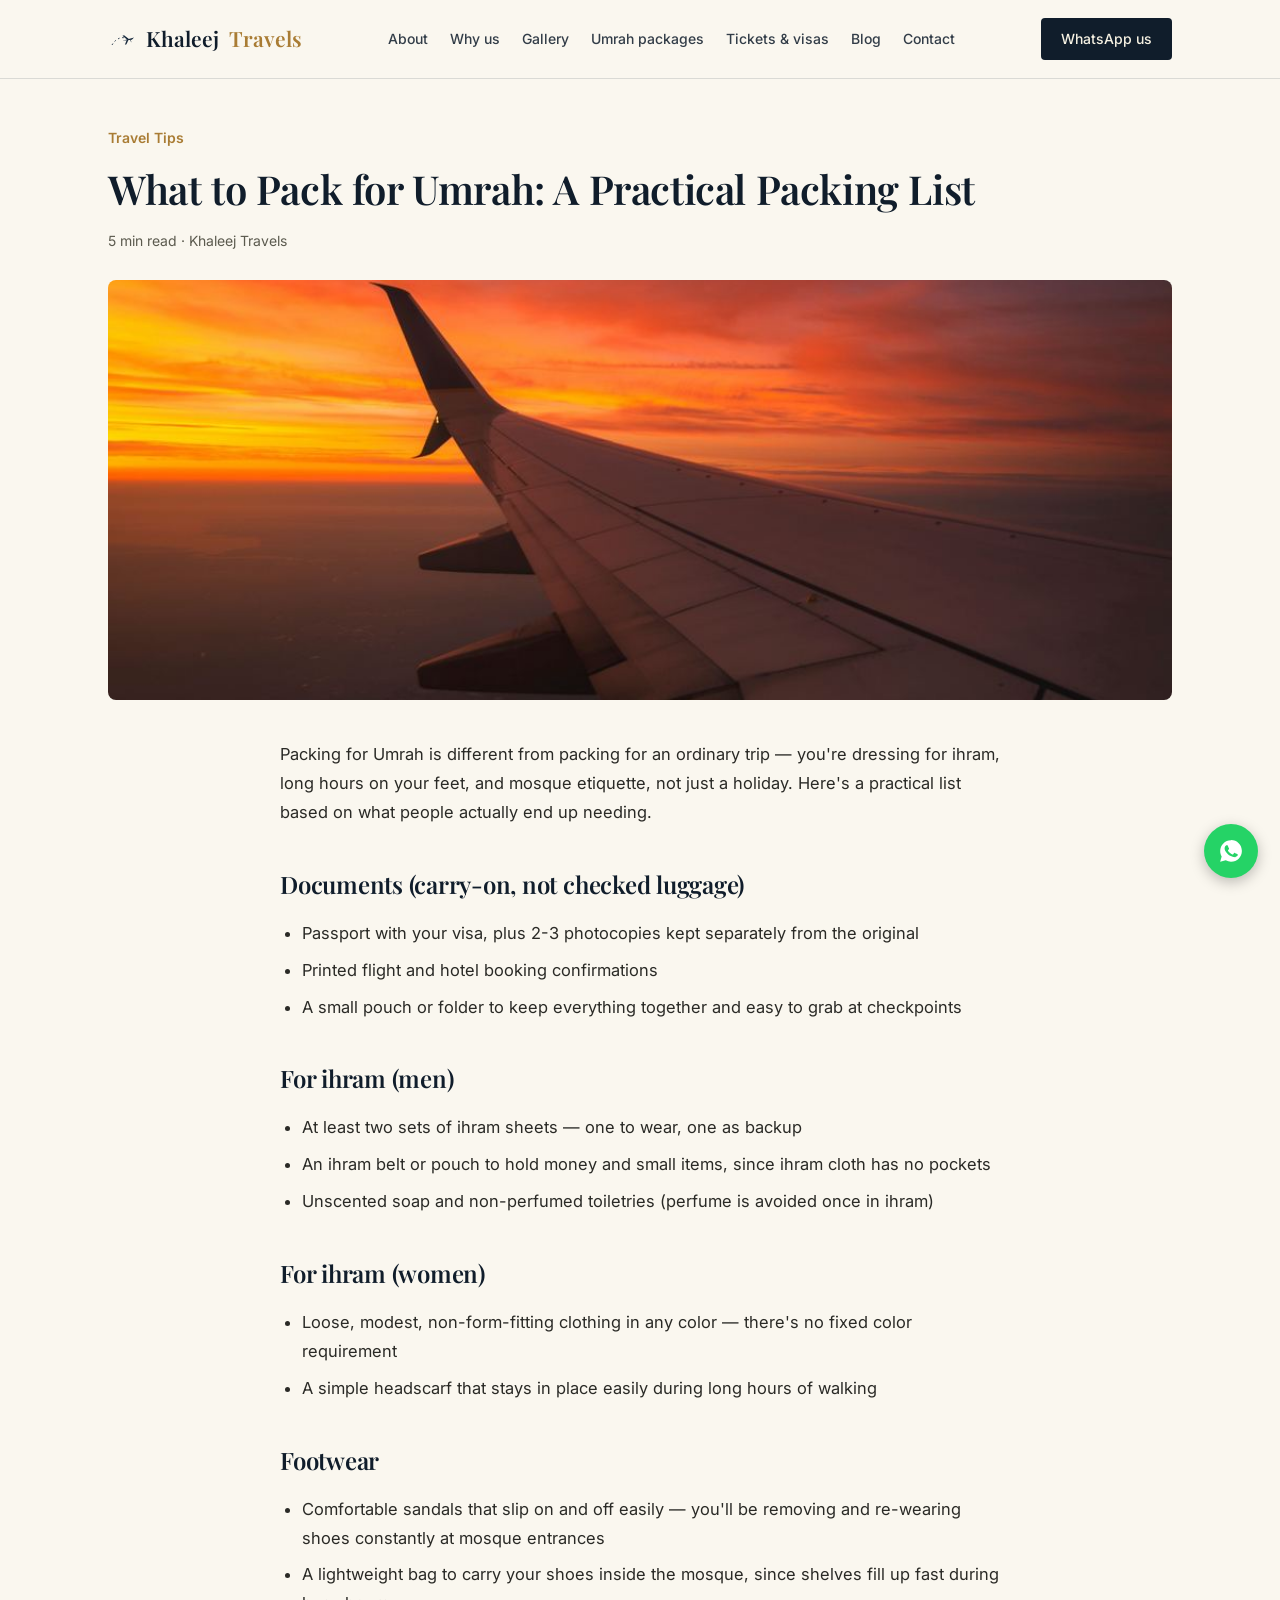
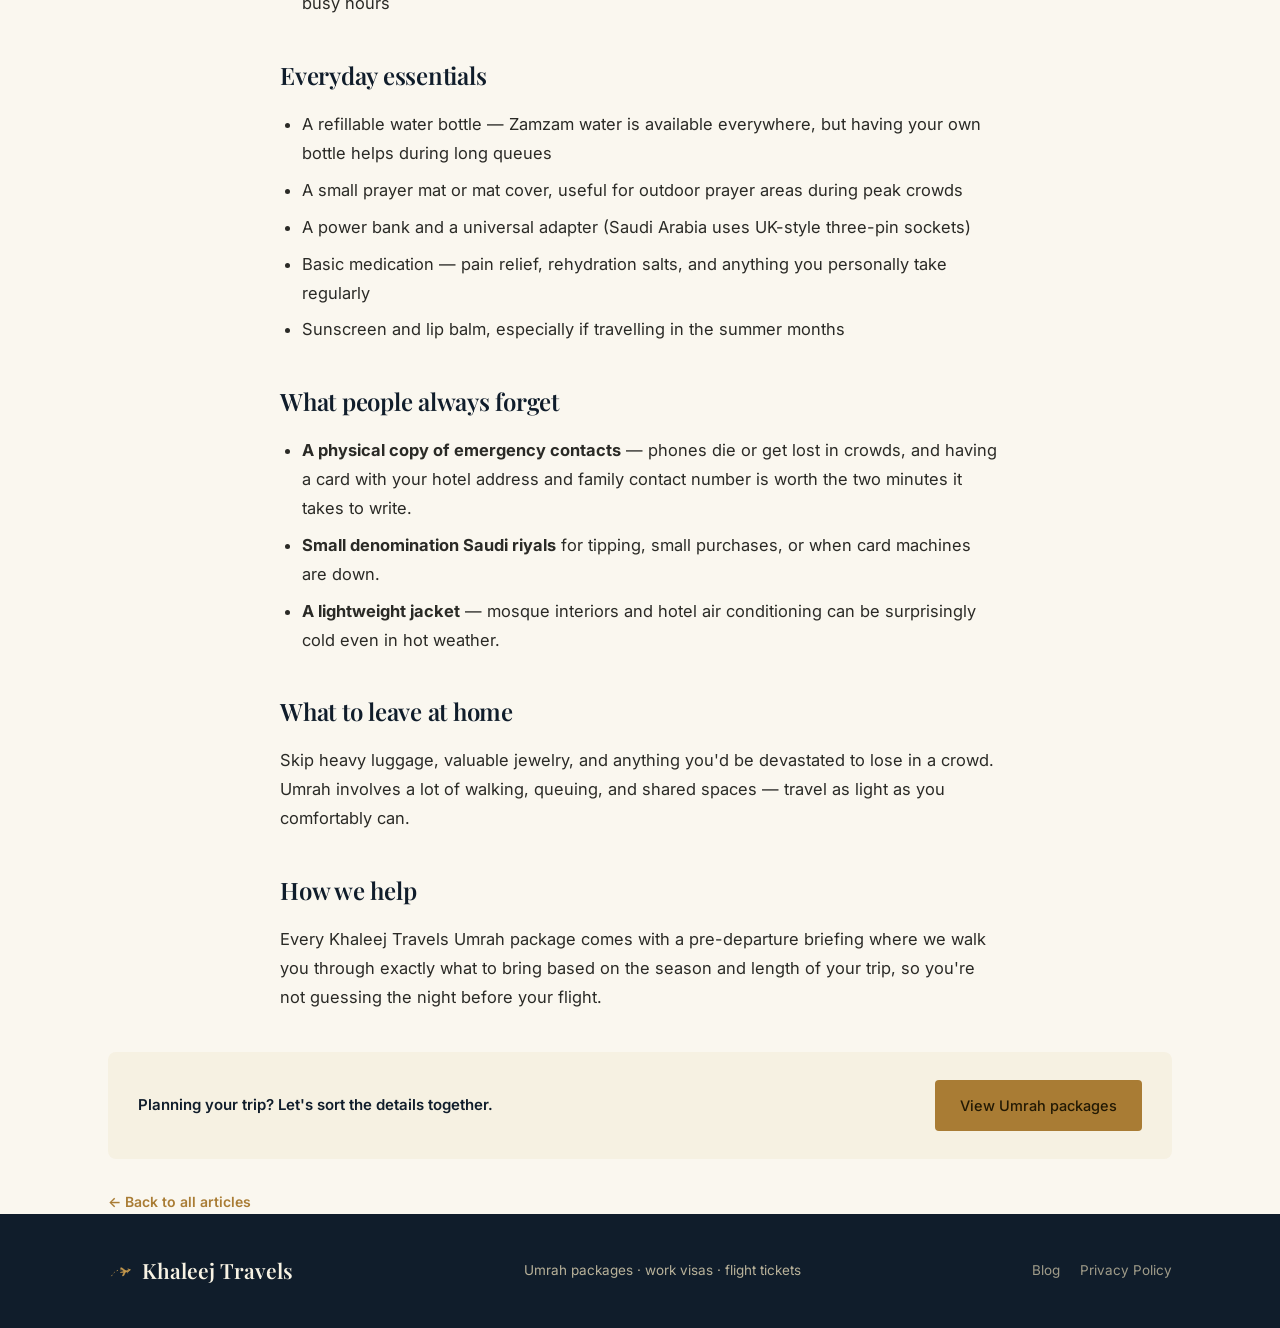
<file: blog/umrah-packing-list.html>
<!DOCTYPE html>
<html lang="en">
<head>
<meta charset="UTF-8">
<meta name="viewport" content="width=device-width, initial-scale=1.0">
<title>What to Pack for Umrah: A Practical Packing List — Khaleej Travels</title>
<meta name="description" content="What you actually need for the flight, the haram, and the hotel on Umrah — and the things people always forget.">
<link rel="canonical" href="https://www.khaleejtravels.online/blog/umrah-packing-list">

<!-- Open Graph -->
<meta property="og:type" content="article">
<meta property="og:site_name" content="Khaleej Travels">
<meta property="og:title" content="What to Pack for Umrah: A Practical Packing List — Khaleej Travels">
<meta property="og:description" content="What you actually need for the flight, the haram, and the hotel on Umrah — and the things people always forget.">
<meta property="og:image" content="https://www.khaleejtravels.online/images/flight-wing.jpg">
<meta property="og:image:width" content="1200">
<meta property="og:image:height" content="630">
<meta property="og:url" content="https://www.khaleejtravels.online/blog/umrah-packing-list">
<meta property="og:locale" content="en_PK">

<!-- Twitter Card -->
<meta name="twitter:card" content="summary_large_image">
<meta name="twitter:title" content="What to Pack for Umrah: A Practical Packing List">
<meta name="twitter:description" content="What you actually need for the flight, the haram, and the hotel on Umrah — and the things people always forget.">
<meta name="twitter:image" content="https://www.khaleejtravels.online/images/flight-wing.jpg">

<!-- Schema.org -->
<script type="application/ld+json">
{
  "@context": "https://schema.org",
  "@type": "Article",
  "headline": "What to Pack for Umrah: A Practical Packing List",
  "description": "What you actually need for the flight, the haram, and the hotel on Umrah — and the things people always forget.",
  "image": "https://www.khaleejtravels.online/images/flight-wing.jpg",
  "author": {"@type": "Organization", "name": "Khaleej Travels"},
  "publisher": {
    "@type": "Organization",
    "name": "Khaleej Travels",
    "logo": {"@type": "ImageObject", "url": "https://www.khaleejtravels.online/images/kaaba-sunset.jpg"}
  },
  "mainEntityOfPage": "https://www.khaleejtravels.online/blog/umrah-packing-list"
}
</script>
<link rel="icon" type="image/x-icon" href="/favicons/favicon.ico">
<link rel="icon" type="image/png" sizes="32x32" href="/favicons/favicon-32x32.png">
<link rel="icon" type="image/png" sizes="16x16" href="/favicons/favicon-16x16.png">
<link rel="apple-touch-icon" sizes="180x180" href="/favicons/apple-touch-icon.png">
<link rel="manifest" href="/favicons/site.webmanifest">
<link rel="preconnect" href="https://fonts.googleapis.com">
<link rel="preconnect" href="https://fonts.gstatic.com" crossorigin>
<link href="https://fonts.googleapis.com/css2?family=Playfair+Display:ital,wght@0,400;0,500;0,600;0,700;1,500&family=Inter:wght@400;500;600;700&display=swap" rel="stylesheet">
<link rel="stylesheet" href="../css/styles.css">
</head>
<body>

<header>
  <nav>
    <a class="logo" href="../index">
      <svg class="logo-mark" width="28" height="28" viewBox="0 0 42 42">
        <path d="M6 30 C 14 16, 28 16, 36 26" stroke="#182A3D" stroke-width="1.3" fill="none" stroke-dasharray="2.5 4"/>
        <g transform="translate(30,20) rotate(-15)">
          <path d="M-9 1.2 L9 1.2 L5 -1.2 L9 1.2 L5 3.6 Z" fill="#182A3D"/>
          <path d="M-2 1.2 L-7 -6 L-4.5 -6 L1 1.2 Z" fill="#182A3D"/>
          <path d="M-2 1.2 L-7 8 L-4.5 8 L1 1.2 Z" fill="#182A3D"/>
        </g>
      </svg>
      Khaleej <span>Travels</span>
    </a>
    <div class="nav-links">
      <a href="../index#about">About</a>
      <a href="../index#why">Why us</a>
      <a href="../index#gallery">Gallery</a>
      <a href="../index#packages">Umrah packages</a>
      <a href="../index#services">Tickets & visas</a>
      <a href="../blog">Blog</a>
      <a href="../index#contact">Contact</a>
    </div>
    <a class="nav-cta" href="https://wa.me/923269861611" target="_blank" rel="noopener">WhatsApp us</a>
    <button class="menu-toggle" id="menu-toggle" aria-label="Toggle menu" aria-expanded="false" aria-controls="mobile-menu">
      <span></span>
    </button>
  </nav>
  <div class="mobile-menu" id="mobile-menu">
    <a href="../index#about">About</a>
    <a href="../index#why">Why us</a>
    <a href="../index#gallery">Gallery</a>
    <a href="../index#packages">Umrah packages</a>
    <a href="../index#services">Tickets &amp; visas</a>
    <a href="../blog">Blog</a>
    <a href="../index#contact">Contact</a>
    <a class="nav-cta" href="https://wa.me/923269861611" target="_blank" rel="noopener">WhatsApp us</a>
  </div>
</header>

<section class="section post-hero">
  <div class="wrap">
    <div class="kicker">Travel Tips</div>
    <h1>What to Pack for Umrah: A Practical Packing List</h1>
    <div class="post-meta">5 min read · Khaleej Travels</div>
    <img class="post-cover" src="../images/flight-wing.jpg" alt="Airplane wing view at sunset during flight">

    <div class="post-body">
      <p>Packing for Umrah is different from packing for an ordinary trip — you're dressing for ihram, long hours on your feet, and mosque etiquette, not just a holiday. Here's a practical list based on what people actually end up needing.</p>

      <h2>Documents (carry-on, not checked luggage)</h2>
      <ul>
        <li>Passport with your visa, plus 2-3 photocopies kept separately from the original</li>
        <li>Printed flight and hotel booking confirmations</li>
        <li>A small pouch or folder to keep everything together and easy to grab at checkpoints</li>
      </ul>

      <h2>For ihram (men)</h2>
      <ul>
        <li>At least two sets of ihram sheets — one to wear, one as backup</li>
        <li>An ihram belt or pouch to hold money and small items, since ihram cloth has no pockets</li>
        <li>Unscented soap and non-perfumed toiletries (perfume is avoided once in ihram)</li>
      </ul>

      <h2>For ihram (women)</h2>
      <ul>
        <li>Loose, modest, non-form-fitting clothing in any color — there's no fixed color requirement</li>
        <li>A simple headscarf that stays in place easily during long hours of walking</li>
      </ul>

      <h2>Footwear</h2>
      <ul>
        <li>Comfortable sandals that slip on and off easily — you'll be removing and re-wearing shoes constantly at mosque entrances</li>
        <li>A lightweight bag to carry your shoes inside the mosque, since shelves fill up fast during busy hours</li>
      </ul>

      <h2>Everyday essentials</h2>
      <ul>
        <li>A refillable water bottle — Zamzam water is available everywhere, but having your own bottle helps during long queues</li>
        <li>A small prayer mat or mat cover, useful for outdoor prayer areas during peak crowds</li>
        <li>A power bank and a universal adapter (Saudi Arabia uses UK-style three-pin sockets)</li>
        <li>Basic medication — pain relief, rehydration salts, and anything you personally take regularly</li>
        <li>Sunscreen and lip balm, especially if travelling in the summer months</li>
      </ul>

      <h2>What people always forget</h2>
      <ul>
        <li><strong>A physical copy of emergency contacts</strong> — phones die or get lost in crowds, and having a card with your hotel address and family contact number is worth the two minutes it takes to write.</li>
        <li><strong>Small denomination Saudi riyals</strong> for tipping, small purchases, or when card machines are down.</li>
        <li><strong>A lightweight jacket</strong> — mosque interiors and hotel air conditioning can be surprisingly cold even in hot weather.</li>
      </ul>

      <h2>What to leave at home</h2>
      <p>Skip heavy luggage, valuable jewelry, and anything you'd be devastated to lose in a crowd. Umrah involves a lot of walking, queuing, and shared spaces — travel as light as you comfortably can.</p>

      <h2>How we help</h2>
      <p>Every Khaleej Travels Umrah package comes with a pre-departure briefing where we walk you through exactly what to bring based on the season and length of your trip, so you're not guessing the night before your flight.</p>
    </div>

    <div class="post-cta">
      <p>Planning your trip? Let's sort the details together.</p>
      <a class="btn btn-gold" href="../index#packages">View Umrah packages</a>
    </div>

    <a class="back-link" href="../blog">&larr; Back to all articles</a>
  </div>
</section>

<footer>
  <div class="wrap">
    <div class="logo">
      <svg class="logo-mark" width="24" height="24" viewBox="0 0 42 42">
        <path d="M6 30 C 14 16, 28 16, 36 26" stroke="#182A3D" stroke-width="1.3" fill="none" stroke-dasharray="2.5 4"/>
        <g transform="translate(30,20) rotate(-15)">
          <path d="M-9 1.2 L9 1.2 L5 -1.2 L9 1.2 L5 3.6 Z" fill="#182A3D"/>
          <path d="M-2 1.2 L-7 -6 L-4.5 -6 L1 1.2 Z" fill="#182A3D"/>
          <path d="M-2 1.2 L-7 8 L-4.5 8 L1 1.2 Z" fill="#182A3D"/>
        </g>
      </svg>
      Khaleej Travels
    </div>
    <div>Umrah packages · work visas · flight tickets</div>
    <div class="footer-links">
      <a href="../blog">Blog</a>
      <a onclick="openPrivacyModal()">Privacy Policy</a>
    </div>
  </div>
</footer>

<div class="modal-overlay" id="privacy-modal">
  <div class="modal-box">
    <button class="modal-close" onclick="closePrivacyModal()" aria-label="Close">&times;</button>
    <h3 style="margin-top:0;font-family:'Playfair Display',serif;font-size:24px;">Privacy Policy</h3>
    <div class="updated">Last updated: September 2026</div>
    <h3>Who we are</h3>
    <p>Khaleej Travels ("we", "us") arranges Umrah packages, flight tickets, and work visa processing for customers in Pakistan. This explains what information we collect through this website and how we use it.</p>
    <h3>Information we collect</h3>
    <p>When you use the inquiry form on this site, we collect the details you choose to provide: your name, phone number, the service you're interested in, and any message or travel details you enter.</p>
    <h3>How we use your information</h3>
    <ul>
      <li>To reply to your inquiry with package options, pricing, or visa/ticketing guidance.</li>
      <li>To follow up with you by WhatsApp, phone, or email about your request.</li>
      <li>To prepare quotes, bookings, and travel or visa documentation if you proceed with our services.</li>
    </ul>
    <p>We do not sell your personal information, and we do not use it for advertising or share it with third parties except as described below.</p>
    <h3>How your inquiry is sent</h3>
    <p>Submitting the contact form opens a pre-filled WhatsApp message to our team with your details, which you then send to us directly from your own WhatsApp account.</p>
    <h3>Sharing with service providers</h3>
    <p>If you proceed with a booking, we may share necessary details (such as your name and travel dates) with airlines, hotels, or visa processing authorities strictly to arrange your travel or visa.</p>
    <h3>Data retention</h3>
    <p>We keep inquiry and booking details for as long as needed to handle your request and to meet our own record-keeping or legal obligations, after which we delete or anonymize them.</p>
    <h3>Your choices</h3>
    <p>You can ask us at any time to tell you what information we hold about you, or to delete it, by messaging us on WhatsApp or emailing us using the contact details above.</p>
  </div>
</div>

<a class="wa-float" href="https://wa.me/923269861611" target="_blank" rel="noopener" aria-label="Chat on WhatsApp">
  <svg width="26" height="26" viewBox="0 0 24 24" fill="#fff"><path d="M12.04 2c-5.52 0-10 4.48-10 10 0 1.76.46 3.48 1.34 5L2 22l5.14-1.35a10 10 0 0 0 4.9 1.25h.01c5.52 0 10-4.48 10-10s-4.48-10-10.01-10zm5.87 14.24c-.25.7-1.45 1.34-2 1.42-.55.09-1.13.13-3.55-.74-2.98-1.06-4.9-4.08-5.05-4.27-.15-.2-1.2-1.6-1.2-3.05 0-1.45.76-2.16 1.03-2.46.27-.3.6-.37.8-.37.2 0 .4 0 .58.01.18.01.44-.07.68.52.25.6.85 2.08.92 2.23.07.15.12.33.02.53-.1.2-.15.32-.3.5-.15.17-.31.39-.44.52-.15.15-.3.31-.13.6.17.3.76 1.26 1.64 2.04 1.13 1 2.08 1.32 2.38 1.47.3.15.48.13.65-.07.18-.2.75-.87.95-1.17.2-.3.4-.25.68-.15.28.1 1.78.84 2.08.99.3.15.5.22.57.35.07.13.07.72-.18 1.42z"/></svg>
</a>

<script src="../js/script.js"></script>
</body>
</html>
</file>
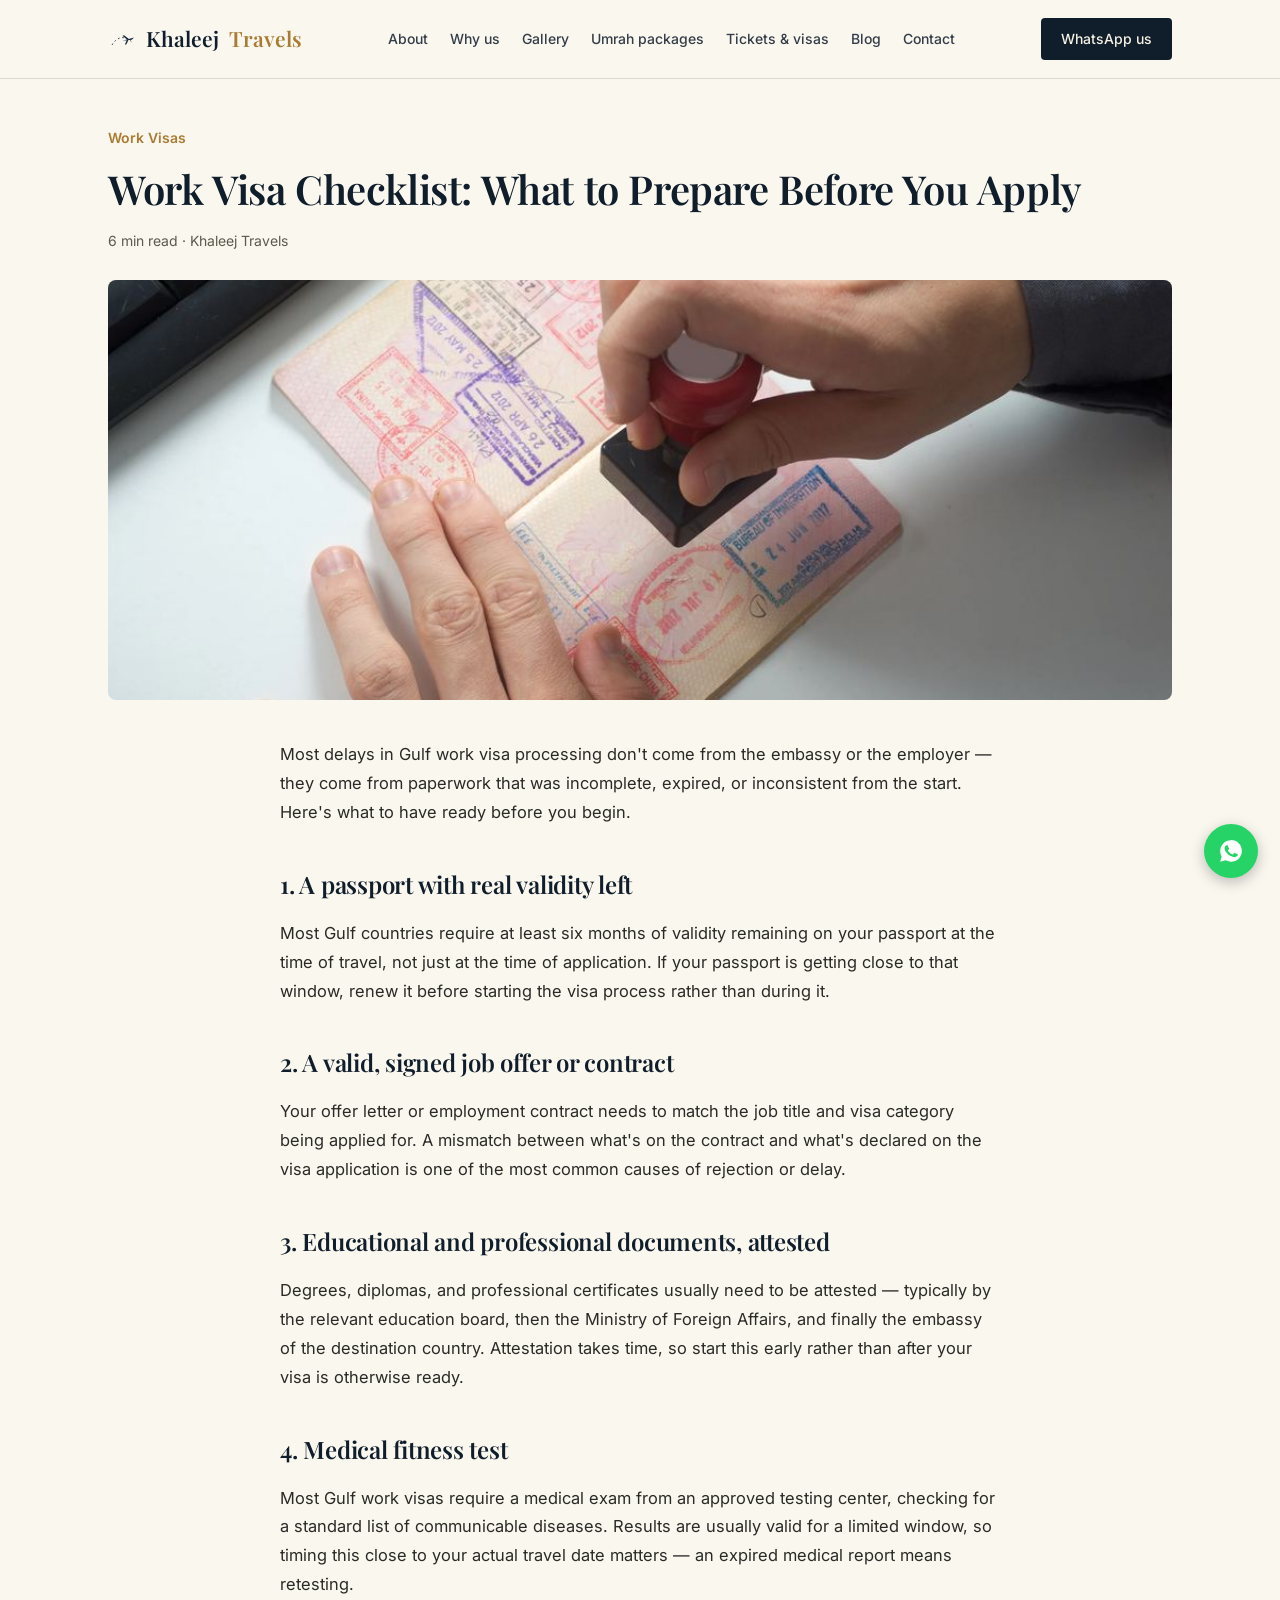
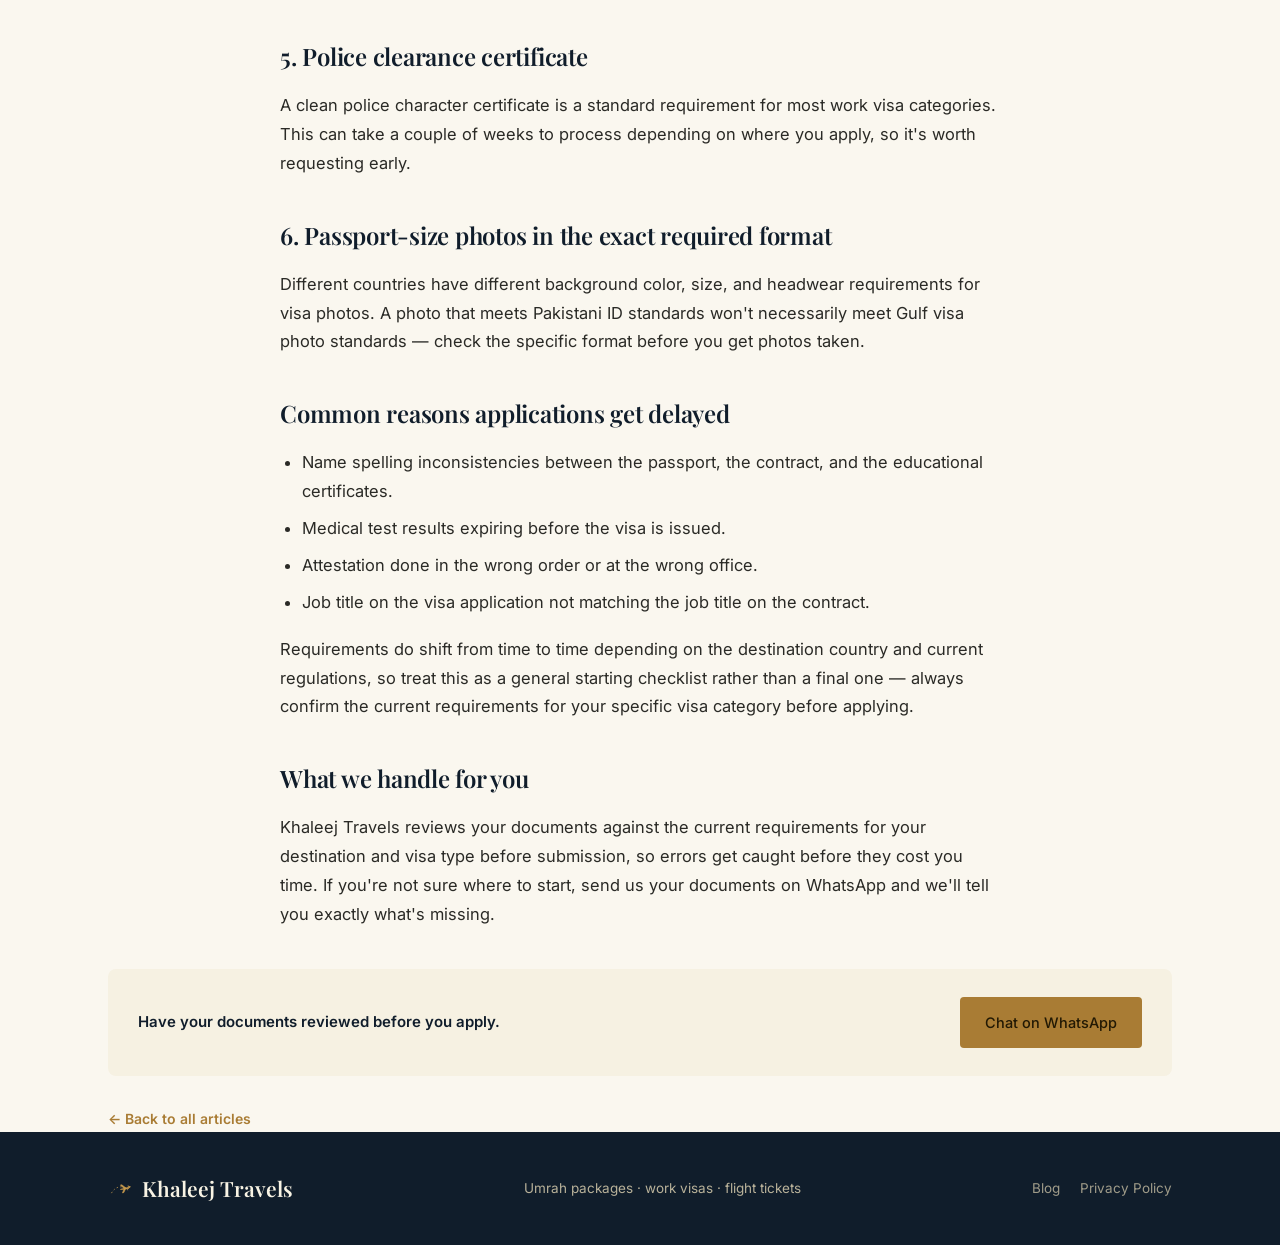
<file: blog/work-visa-checklist.html>
<!DOCTYPE html>
<html lang="en">
<head>
<meta charset="UTF-8">
<meta name="viewport" content="width=device-width, initial-scale=1.0">
<title>Work Visa Checklist: What to Prepare Before You Apply — Khaleej Travels</title>
<meta name="description" content="The documents, checks, and timing that catch most first-time Gulf work visa applicants off guard.">
<link rel="canonical" href="https://www.khaleejtravels.online/blog/work-visa-checklist">

<!-- Open Graph -->
<meta property="og:type" content="article">
<meta property="og:site_name" content="Khaleej Travels">
<meta property="og:title" content="Work Visa Checklist: What to Prepare Before You Apply — Khaleej Travels">
<meta property="og:description" content="The documents, checks, and timing that catch most first-time Gulf work visa applicants off guard.">
<meta property="og:image" content="https://www.khaleejtravels.online/images/passport-stamp.jpg">
<meta property="og:image:width" content="1200">
<meta property="og:image:height" content="630">
<meta property="og:url" content="https://www.khaleejtravels.online/blog/work-visa-checklist">
<meta property="og:locale" content="en_PK">

<!-- Twitter Card -->
<meta name="twitter:card" content="summary_large_image">
<meta name="twitter:title" content="Work Visa Checklist: What to Prepare Before You Apply">
<meta name="twitter:description" content="The documents, checks, and timing that catch most first-time Gulf work visa applicants off guard.">
<meta name="twitter:image" content="https://www.khaleejtravels.online/images/passport-stamp.jpg">

<!-- Schema.org -->
<script type="application/ld+json">
{
  "@context": "https://schema.org",
  "@type": "Article",
  "headline": "Work Visa Checklist: What to Prepare Before You Apply",
  "description": "The documents, checks, and timing that catch most first-time Gulf work visa applicants off guard.",
  "image": "https://www.khaleejtravels.online/images/passport-stamp.jpg",
  "author": {"@type": "Organization", "name": "Khaleej Travels"},
  "publisher": {
    "@type": "Organization",
    "name": "Khaleej Travels",
    "logo": {"@type": "ImageObject", "url": "https://www.khaleejtravels.online/images/kaaba-sunset.jpg"}
  },
  "mainEntityOfPage": "https://www.khaleejtravels.online/blog/work-visa-checklist"
}
</script>
<link rel="icon" type="image/x-icon" href="/favicons/favicon.ico">
<link rel="icon" type="image/png" sizes="32x32" href="/favicons/favicon-32x32.png">
<link rel="icon" type="image/png" sizes="16x16" href="/favicons/favicon-16x16.png">
<link rel="apple-touch-icon" sizes="180x180" href="/favicons/apple-touch-icon.png">
<link rel="manifest" href="/favicons/site.webmanifest">
<link rel="preconnect" href="https://fonts.googleapis.com">
<link rel="preconnect" href="https://fonts.gstatic.com" crossorigin>
<link href="https://fonts.googleapis.com/css2?family=Playfair+Display:ital,wght@0,400;0,500;0,600;0,700;1,500&family=Inter:wght@400;500;600;700&display=swap" rel="stylesheet">
<link rel="stylesheet" href="../css/styles.css">
</head>
<body>

<header>
  <nav>
    <a class="logo" href="../index">
      <svg class="logo-mark" width="28" height="28" viewBox="0 0 42 42">
        <path d="M6 30 C 14 16, 28 16, 36 26" stroke="#182A3D" stroke-width="1.3" fill="none" stroke-dasharray="2.5 4"/>
        <g transform="translate(30,20) rotate(-15)">
          <path d="M-9 1.2 L9 1.2 L5 -1.2 L9 1.2 L5 3.6 Z" fill="#182A3D"/>
          <path d="M-2 1.2 L-7 -6 L-4.5 -6 L1 1.2 Z" fill="#182A3D"/>
          <path d="M-2 1.2 L-7 8 L-4.5 8 L1 1.2 Z" fill="#182A3D"/>
        </g>
      </svg>
      Khaleej <span>Travels</span>
    </a>
    <div class="nav-links">
      <a href="../index#about">About</a>
      <a href="../index#why">Why us</a>
      <a href="../index#gallery">Gallery</a>
      <a href="../index#packages">Umrah packages</a>
      <a href="../index#services">Tickets & visas</a>
      <a href="../blog">Blog</a>
      <a href="../index#contact">Contact</a>
    </div>
    <a class="nav-cta" href="https://wa.me/923269861611" target="_blank" rel="noopener">WhatsApp us</a>
    <button class="menu-toggle" id="menu-toggle" aria-label="Toggle menu" aria-expanded="false" aria-controls="mobile-menu">
      <span></span>
    </button>
  </nav>
  <div class="mobile-menu" id="mobile-menu">
    <a href="../index#about">About</a>
    <a href="../index#why">Why us</a>
    <a href="../index#gallery">Gallery</a>
    <a href="../index#packages">Umrah packages</a>
    <a href="../index#services">Tickets &amp; visas</a>
    <a href="../blog">Blog</a>
    <a href="../index#contact">Contact</a>
    <a class="nav-cta" href="https://wa.me/923269861611" target="_blank" rel="noopener">WhatsApp us</a>
  </div>
</header>

<section class="section post-hero">
  <div class="wrap">
    <div class="kicker">Work Visas</div>
    <h1>Work Visa Checklist: What to Prepare Before You Apply</h1>
    <div class="post-meta">6 min read · Khaleej Travels</div>
    <img class="post-cover" src="../images/passport-stamp.jpg" alt="Passport being stamped with visa documents">

    <div class="post-body">
      <p>Most delays in Gulf work visa processing don't come from the embassy or the employer — they come from paperwork that was incomplete, expired, or inconsistent from the start. Here's what to have ready before you begin.</p>

      <h2>1. A passport with real validity left</h2>
      <p>Most Gulf countries require at least six months of validity remaining on your passport at the time of travel, not just at the time of application. If your passport is getting close to that window, renew it before starting the visa process rather than during it.</p>

      <h2>2. A valid, signed job offer or contract</h2>
      <p>Your offer letter or employment contract needs to match the job title and visa category being applied for. A mismatch between what's on the contract and what's declared on the visa application is one of the most common causes of rejection or delay.</p>

      <h2>3. Educational and professional documents, attested</h2>
      <p>Degrees, diplomas, and professional certificates usually need to be attested — typically by the relevant education board, then the Ministry of Foreign Affairs, and finally the embassy of the destination country. Attestation takes time, so start this early rather than after your visa is otherwise ready.</p>

      <h2>4. Medical fitness test</h2>
      <p>Most Gulf work visas require a medical exam from an approved testing center, checking for a standard list of communicable diseases. Results are usually valid for a limited window, so timing this close to your actual travel date matters — an expired medical report means retesting.</p>

      <h2>5. Police clearance certificate</h2>
      <p>A clean police character certificate is a standard requirement for most work visa categories. This can take a couple of weeks to process depending on where you apply, so it's worth requesting early.</p>

      <h2>6. Passport-size photos in the exact required format</h2>
      <p>Different countries have different background color, size, and headwear requirements for visa photos. A photo that meets Pakistani ID standards won't necessarily meet Gulf visa photo standards — check the specific format before you get photos taken.</p>

      <h2>Common reasons applications get delayed</h2>
      <ul>
        <li>Name spelling inconsistencies between the passport, the contract, and the educational certificates.</li>
        <li>Medical test results expiring before the visa is issued.</li>
        <li>Attestation done in the wrong order or at the wrong office.</li>
        <li>Job title on the visa application not matching the job title on the contract.</li>
      </ul>

      <p>Requirements do shift from time to time depending on the destination country and current regulations, so treat this as a general starting checklist rather than a final one — always confirm the current requirements for your specific visa category before applying.</p>

      <h2>What we handle for you</h2>
      <p>Khaleej Travels reviews your documents against the current requirements for your destination and visa type before submission, so errors get caught before they cost you time. If you're not sure where to start, send us your documents on WhatsApp and we'll tell you exactly what's missing.</p>
    </div>

    <div class="post-cta">
      <p>Have your documents reviewed before you apply.</p>
      <a class="btn btn-gold" href="https://wa.me/923269861611" target="_blank" rel="noopener">Chat on WhatsApp</a>
    </div>

    <a class="back-link" href="../blog">&larr; Back to all articles</a>
  </div>
</section>

<footer>
  <div class="wrap">
    <div class="logo">
      <svg class="logo-mark" width="24" height="24" viewBox="0 0 42 42">
        <path d="M6 30 C 14 16, 28 16, 36 26" stroke="#182A3D" stroke-width="1.3" fill="none" stroke-dasharray="2.5 4"/>
        <g transform="translate(30,20) rotate(-15)">
          <path d="M-9 1.2 L9 1.2 L5 -1.2 L9 1.2 L5 3.6 Z" fill="#182A3D"/>
          <path d="M-2 1.2 L-7 -6 L-4.5 -6 L1 1.2 Z" fill="#182A3D"/>
          <path d="M-2 1.2 L-7 8 L-4.5 8 L1 1.2 Z" fill="#182A3D"/>
        </g>
      </svg>
      Khaleej Travels
    </div>
    <div>Umrah packages · work visas · flight tickets</div>
    <div class="footer-links">
      <a href="../blog">Blog</a>
      <a onclick="openPrivacyModal()">Privacy Policy</a>
    </div>
  </div>
</footer>

<div class="modal-overlay" id="privacy-modal">
  <div class="modal-box">
    <button class="modal-close" onclick="closePrivacyModal()" aria-label="Close">&times;</button>
    <h3 style="margin-top:0;font-family:'Playfair Display',serif;font-size:24px;">Privacy Policy</h3>
    <div class="updated">Last updated: September 2026</div>
    <h3>Who we are</h3>
    <p>Khaleej Travels ("we", "us") arranges Umrah packages, flight tickets, and work visa processing for customers in Pakistan. This explains what information we collect through this website and how we use it.</p>
    <h3>Information we collect</h3>
    <p>When you use the inquiry form on this site, we collect the details you choose to provide: your name, phone number, the service you're interested in, and any message or travel details you enter.</p>
    <h3>How we use your information</h3>
    <ul>
      <li>To reply to your inquiry with package options, pricing, or visa/ticketing guidance.</li>
      <li>To follow up with you by WhatsApp, phone, or email about your request.</li>
      <li>To prepare quotes, bookings, and travel or visa documentation if you proceed with our services.</li>
    </ul>
    <p>We do not sell your personal information, and we do not use it for advertising or share it with third parties except as described below.</p>
    <h3>How your inquiry is sent</h3>
    <p>Submitting the contact form opens a pre-filled WhatsApp message to our team with your details, which you then send to us directly from your own WhatsApp account.</p>
    <h3>Sharing with service providers</h3>
    <p>If you proceed with a booking, we may share necessary details (such as your name and travel dates) with airlines, hotels, or visa processing authorities strictly to arrange your travel or visa.</p>
    <h3>Data retention</h3>
    <p>We keep inquiry and booking details for as long as needed to handle your request and to meet our own record-keeping or legal obligations, after which we delete or anonymize them.</p>
    <h3>Your choices</h3>
    <p>You can ask us at any time to tell you what information we hold about you, or to delete it, by messaging us on WhatsApp or emailing us using the contact details above.</p>
  </div>
</div>

<a class="wa-float" href="https://wa.me/923269861611" target="_blank" rel="noopener" aria-label="Chat on WhatsApp">
  <svg width="26" height="26" viewBox="0 0 24 24" fill="#fff"><path d="M12.04 2c-5.52 0-10 4.48-10 10 0 1.76.46 3.48 1.34 5L2 22l5.14-1.35a10 10 0 0 0 4.9 1.25h.01c5.52 0 10-4.48 10-10s-4.48-10-10.01-10zm5.87 14.24c-.25.7-1.45 1.34-2 1.42-.55.09-1.13.13-3.55-.74-2.98-1.06-4.9-4.08-5.05-4.27-.15-.2-1.2-1.6-1.2-3.05 0-1.45.76-2.16 1.03-2.46.27-.3.6-.37.8-.37.2 0 .4 0 .58.01.18.01.44-.07.68.52.25.6.85 2.08.92 2.23.07.15.12.33.02.53-.1.2-.15.32-.3.5-.15.17-.31.39-.44.52-.15.15-.3.31-.13.6.17.3.76 1.26 1.64 2.04 1.13 1 2.08 1.32 2.38 1.47.3.15.48.13.65-.07.18-.2.75-.87.95-1.17.2-.3.4-.25.68-.15.28.1 1.78.84 2.08.99.3.15.5.22.57.35.07.13.07.72-.18 1.42z"/></svg>
</a>

<script src="../js/script.js"></script>
</body>
</html>
</file>
<file: css/styles.css>
:root{
    --navy:#182A3D;
    --navy-deep:#101D2B;
    --sand:#E8DCBE;
    --sand-light:#F6F1E2;
    --cream:#FAF7EF;
    --gold:#A97C34;
    --gold-light:#C79A4E;
    --ink:#1E2A22;
    --text-soft:#5B5A4E;
    --line: rgba(24,42,61,0.14);
  }
  *{box-sizing:border-box;margin:0;padding:0;}
  html{scroll-behavior:smooth;}
  body{
    font-family:'Inter',sans-serif;
    color:var(--navy-deep);
    background:var(--cream);
    line-height:1.6;
  }
  h1,h2,h3,.disp{
    font-family:'Playfair Display',serif;
    font-weight:600;
    color:var(--navy-deep);
    letter-spacing:-0.01em;
  }
  a{color:inherit;text-decoration:none;}
  img{max-width:100%;display:block;}
  .wrap{max-width:1120px;margin:0 auto;padding:0 28px;}
  .section{padding:88px 0;}

  /* Nav */
  header{
    position:sticky;top:0;z-index:50;
    background:rgba(250,247,239,0.92);
    backdrop-filter:blur(6px);
    border-bottom:1px solid var(--line);
  }
  nav{
    display:flex;align-items:center;justify-content:space-between;
    padding:18px 28px;max-width:1120px;margin:0 auto;
  }
  .logo{
    font-family:'Playfair Display',serif;font-size:21px;font-weight:600;color:var(--navy-deep);
    display:flex;align-items:center;gap:10px;
    text-decoration:none;
  }
  .logo span{color:var(--gold);}
  .logo-mark{flex-shrink:0;}
  .nav-links{display:flex;gap:22px;font-size:14px;font-weight:500;}
  .nav-links a{opacity:0.85;}
  .nav-links a:hover{opacity:1;}
  .nav-cta{
    background:var(--navy-deep);color:var(--sand-light);
    padding:10px 20px;border-radius:4px;font-size:14px;font-weight:500;
    white-space:nowrap;
  }
  .menu-toggle{
    display:none;
    background:none;border:none;cursor:pointer;
    width:36px;height:36px;padding:0;
    align-items:center;justify-content:center;
    flex-shrink:0;
  }
  .menu-toggle span{
    display:block;width:22px;height:2px;background:var(--navy-deep);
    position:relative;transition:background 0.2s ease;
  }
  .menu-toggle span::before,.menu-toggle span::after{
    content:'';position:absolute;left:0;width:22px;height:2px;background:var(--navy-deep);
    transition:transform 0.25s ease, top 0.25s ease;
  }
  .menu-toggle span::before{top:-7px;}
  .menu-toggle span::after{top:7px;}
  .menu-toggle.open span{background:transparent;}
  .menu-toggle.open span::before{top:0;transform:rotate(45deg);}
  .menu-toggle.open span::after{top:0;transform:rotate(-45deg);}

  .mobile-menu{
    display:none;
    max-height:0;overflow:hidden;
    background:var(--cream);border-top:1px solid var(--line);
    transition:max-height 0.3s ease;
  }
  .mobile-menu.open{max-height:400px;}
  .mobile-menu a{
    display:block;padding:14px 28px;font-size:15px;font-weight:500;
    border-top:1px solid var(--line);
  }
  .mobile-menu a:first-child{border-top:none;}
  .mobile-menu .nav-cta{display:inline-block;margin:14px 28px 20px;}

  /* Hero */
  .hero{
    background:var(--navy-deep);
    color:var(--sand-light);
    padding:96px 0 0 0;
    overflow:hidden;
    position:relative;
  }
  .hero-fade{opacity:0;transform:translateY(14px);animation:heroIn 0.8s ease 0.1s forwards;}
  .hero-fade.d2{animation-delay:0.28s;}
  .hero-fade.d3{animation-delay:0.44s;}
  @keyframes heroIn{to{opacity:1;transform:translateY(0);}}
  @media(prefers-reduced-motion:reduce){
    .hero-fade{opacity:1;transform:none;animation:none;}
  }
  .hero .wrap{
    display:grid;grid-template-columns:1.05fr 0.85fr;gap:40px;align-items:end;
  }
  .eyebrow-plain{font-size:15px;color:var(--gold-light);margin-bottom:18px;}
  .hero h1{
    font-size:clamp(34px,4.6vw,54px);
    line-height:1.08;
    max-width:11.5ch;
    color:#F8F3E4;
  }
  .hero p{
    margin-top:22px;max-width:46ch;font-size:16.5px;color:#C9C2AC;
  }
  .hero-ctas{display:flex;gap:14px;margin-top:34px;flex-wrap:wrap;}
  .btn{
    display:inline-flex;align-items:center;gap:8px;
    padding:13px 24px;border-radius:4px;font-size:14.5px;font-weight:500;
    border:1px solid transparent;
  }
  .btn-gold{background:var(--gold);color:#221904;}
  .btn-gold:hover{background:var(--gold-light);}
  .btn-outline{border-color:rgba(248,243,228,0.35);color:#F8F3E4;}
  .btn-outline:hover{border-color:rgba(248,243,228,0.7);}

  .hero-panel{
    background:linear-gradient(180deg,var(--sand) 0%,#D9C89C 100%);
    border-radius:6px 6px 0 0;
    padding:30px 26px 0 26px;
    align-self:end;
  }
  .hero-panel .stat-row{display:flex;justify-content:space-between;border-top:1px solid rgba(24,42,61,0.18);padding:16px 0;}
  .hero-panel .stat-row:first-child{border-top:none;}
  .hero-panel .stat-num{font-family:'Playfair Display',serif;font-size:22px;color:var(--navy-deep);}
  .hero-panel .stat-label{font-size:12.5px;color:var(--text-soft);max-width:16ch;text-align:right;}
/* ==========================================================
   FIX: hero-panel card overlapping/clipping into next section
   Paste this AFTER your existing .hero-panel / .stat-row rules
   in css/styles.css, or replace those rules with this block.
   ========================================================== */

.hero {
  position: relative;
  overflow: visible; /* make sure hero isn't clipping its own children */
  padding-bottom: 60px; /* breathing room so the panel doesn't touch the next section */
}

.hero-panel {
  position: relative; /* remove if it was absolute — card should flow in-page, not overlap */
  background: #F4EEDD; /* your cream tone */
  border-radius: 16px;
  overflow: hidden; /* keeps the photo's corners rounded without clipping content below it */
  box-shadow: 0 20px 45px rgba(24, 42, 61, 0.25); /* soft shadow so it reads as a floating card */
  isolation: isolate; /* stop background bleed from parent stacking context */
}

.hero-photo {
  display: block;
  width: 100%;
  height: auto;
  border-radius: 16px 16px 0 0;
}

.stat-row {
  display: flex;
  align-items: baseline;
  justify-content: space-between;
  gap: 16px;
  padding: 18px 28px;
  border-top: 1px solid rgba(24, 42, 61, 0.1);
}

.stat-row:first-of-type {
  border-top: none; /* first row sits right under the photo, no divider needed */
}

.stat-row:last-of-type {
  padding-bottom: 24px; /* extra bottom padding so text never sits flush against the card edge */
}

.stat-num {
  font-family: 'Playfair Display', serif;
  font-size: 20px;
  color: #182A3D;
  white-space: nowrap;
}

.stat-label {
  font-size: 13px;
  color: #5B5A4E;
  text-align: right;
  max-width: 58%;
}

/* Make sure the section directly after .hero has proper spacing
   and its own background so there's a clean visual break, not a cut */
.hero + section {
  margin-top: 0;
  position: relative;
  z-index: 1;
}
  /* FAQ accordion */
  .faq-list{max-width:760px;margin:0 auto;}
  .faq-item{border-top:0.5px solid var(--line);}
  .faq-item:last-child{border-bottom:0.5px solid var(--line);}
  .faq-q{
    width:100%;display:flex;justify-content:space-between;align-items:center;gap:16px;
    background:none;border:none;padding:20px 4px;cursor:pointer;text-align:left;
    font-family:'Inter',sans-serif;font-size:16px;font-weight:500;color:var(--navy-deep);
  }
  .faq-icon{font-size:20px;color:var(--gold);flex-shrink:0;transition:transform 0.25s ease;line-height:1;}
  .faq-item.open .faq-icon{transform:rotate(45deg);}
  .faq-a{max-height:0;overflow:hidden;transition:max-height 0.3s ease;}
  .faq-a p{font-size:14.5px;color:var(--text-soft);line-height:1.65;padding:0 4px 20px;max-width:64ch;}

  /* Section headers */
  .section-head{max-width:60ch;margin-bottom:48px;}
  .kicker{font-size:14px;color:var(--gold);font-weight:600;margin-bottom:10px;}
  .section-head h2{font-size:clamp(26px,3vw,34px);}
  .section-head p{margin-top:14px;color:var(--text-soft);font-size:15.5px;max-width:52ch;}

  /* Packages */
  .pkg-grid{display:grid;grid-template-columns:repeat(3,1fr);gap:24px;}
  .pkg-card{
    border:1px solid var(--line);border-radius:6px;
    background:#fff;overflow:hidden;display:flex;flex-direction:column;
  }
  .pkg-top{background:var(--navy-deep);color:var(--sand-light);padding:26px 24px;}
  .pkg-top .days{font-family:'Playfair Display',serif;font-size:30px;color:#F8F3E4;}
  .pkg-top .days-label{font-size:13px;color:var(--gold-light);margin-top:2px;}
  .pkg-card.featured .pkg-top{background:var(--gold);color:#221904;}
  .pkg-card.featured .days{color:#221904;}
  .pkg-card.featured .days-label{color:#4A360F;}
  .pkg-body{padding:22px 24px 26px;flex:1;display:flex;flex-direction:column;}
  .pkg-body p{font-size:14.5px;color:var(--text-soft);margin-bottom:16px;}
  .pkg-body ul{list-style:none;font-size:14px;margin-bottom:22px;flex:1;}
  .pkg-body li{padding:7px 0;border-top:1px solid var(--line);color:var(--navy-deep);}
  .pkg-body li:first-child{border-top:none;}
  .pkg-cta{
    text-align:center;padding:11px;border:1px solid var(--navy-deep);border-radius:4px;
    font-size:14px;font-weight:500;
  }
  .pkg-cta:hover{background:var(--navy-deep);color:#fff;}

  /* Services strip: ticketing + visas */
  .services{background:var(--sand-light);}
  .svc-grid{display:grid;grid-template-columns:1fr 1fr 1fr;gap:0;border:1px solid var(--line);border-radius:6px;overflow:hidden;background:#fff;}
  .svc-item{padding:32px 28px;border-left:1px solid var(--line);}
  .svc-item:first-child{border-left:none;}
  .svc-item .num{font-family:'Playfair Display',serif;font-size:13px;color:var(--gold);margin-bottom:14px;letter-spacing:0.02em;}
  .svc-item h3{font-size:19px;margin-bottom:10px;}
  .svc-item p{font-size:14px;color:var(--text-soft);margin-bottom:16px;}
  .svc-item a{font-size:13.5px;font-weight:600;color:var(--navy-deep);border-bottom:1px solid var(--navy-deep);padding-bottom:2px;}

  /* Contact / form */
  .contact-grid{display:grid;grid-template-columns:0.9fr 1.1fr;gap:56px;}
  .contact-info h2{font-size:clamp(26px,3vw,32px);margin-bottom:16px;}
  .contact-info p{color:var(--text-soft);font-size:15px;margin-bottom:26px;max-width:40ch;}
  .contact-line{display:flex;align-items:center;gap:12px;padding:14px 0;border-top:1px solid var(--line);font-size:14.5px;}
  .contact-line:first-of-type{border-top:none;}
  .contact-line .label{color:var(--text-soft);width:90px;flex-shrink:0;}
  .contact-line .val{font-weight:500;}

  form{background:#fff;border:1px solid var(--line);border-radius:6px;padding:32px;}
  .field{margin-bottom:18px;}
  .field label{display:block;font-size:13px;color:var(--text-soft);margin-bottom:6px;}
  .field input, .field select, .field textarea{
    width:100%;padding:11px 13px;border:1px solid var(--line);border-radius:4px;
    font-size:14.5px;font-family:'Inter',sans-serif;background:var(--cream);color:var(--navy-deep);
  }
  .field input:focus, .field select:focus, .field textarea:focus{
    outline:none;border-color:var(--gold);
  }
  .field textarea{resize:vertical;min-height:80px;}
  .field-row{display:grid;grid-template-columns:1fr 1fr;gap:14px;}
  .form-error{font-size:12.5px;color:#9A2E2E;margin-top:5px;display:none;}
  .submit-row{display:flex;gap:12px;margin-top:22px;flex-wrap:wrap;}
  .submit-btn{
    background:var(--navy-deep);color:#F8F3E4;border:none;padding:13px 26px;
    border-radius:4px;font-size:14.5px;font-weight:500;cursor:pointer;font-family:'Inter',sans-serif;
  }
  .submit-btn:hover{background:var(--gold);color:#221904;}
  .form-note{font-size:12.5px;color:var(--text-soft);margin-top:14px;}
  .sent-msg{display:none;font-size:14px;color:#2C6B3F;margin-top:14px;}

  /* Footer */
  footer{background:var(--navy-deep);color:#B9B29A;padding:40px 0;font-size:13.5px;}
  footer .wrap{display:flex;justify-content:space-between;align-items:center;flex-wrap:wrap;gap:14px;}
  footer .logo{color:#F8F3E4;}
  footer .logo-mark path{stroke:#C79A4E;}
  footer .logo-mark g path{fill:#C79A4E;}
  .footer-links{display:flex;gap:20px;align-items:center;flex-wrap:wrap;}
  .footer-links a{opacity:0.85;cursor:pointer;}
  .footer-links a:hover{opacity:1;text-decoration:underline;}

  /* Privacy modal */
  .modal-overlay{
    display:none;position:fixed;inset:0;z-index:100;
    background:rgba(16,29,43,0.55);
    padding:24px;align-items:center;justify-content:center;
  }
  .modal-overlay.open{display:flex;}
  .modal-box{
    background:var(--cream);border-radius:6px;
    max-width:640px;width:100%;max-height:85vh;overflow-y:auto;
    padding:36px 32px;position:relative;
  }
  .modal-close{
    position:absolute;top:16px;right:16px;
    background:none;border:none;cursor:pointer;
    font-size:22px;line-height:1;color:var(--navy-deep);
    width:32px;height:32px;
  }
  .modal-box h3{font-size:19px;margin:26px 0 10px;}
  .modal-box h3:first-of-type{margin-top:0;}
  .modal-box p, .modal-box li{font-size:14.5px;color:var(--text-soft);margin-bottom:10px;}
  .modal-box ul{padding-left:20px;margin-bottom:10px;}
  .modal-box .updated{font-size:12.5px;color:var(--text-soft);margin-bottom:24px;}
  .modal-box a{color:var(--navy-deep);text-decoration:underline;}

  /* Reveal animation */
  .reveal{opacity:0;transform:translateY(18px);transition:opacity 0.7s ease, transform 0.7s ease;}
  .reveal.in{opacity:1;transform:translateY(0);}
  @media(prefers-reduced-motion:reduce){
    .reveal{opacity:1;transform:none;transition:none;}
  }

  /* Hero illustration */
  .hero-art{width:100%;height:auto;}
  .hero-photo{
    width:100%;height:220px;object-fit:cover;border-radius:6px 6px 0 0;display:block;
  }
  .about-photo{
    width:100%;height:100%;min-height:280px;object-fit:cover;border-radius:6px;display:block;
  }
  .gallery-photo{
    width:100%;height:150px;object-fit:cover;display:block;
  }

  /* About */
  .about{background:var(--sand-light);}
  .about-grid{display:grid;grid-template-columns:1fr 1fr;gap:56px;align-items:center;}
  .about-art{
    border-radius:6px;overflow:hidden;
  }
  .about-copy p{color:var(--text-soft);font-size:15.5px;margin-bottom:16px;max-width:48ch;}
  .about-stats{display:grid;grid-template-columns:1fr 1fr;gap:20px;margin-top:26px;}
  .about-stat .n{font-family:'Playfair Display',serif;font-size:26px;color:var(--navy-deep);}
  .about-stat .l{font-size:12.5px;color:var(--text-soft);margin-top:2px;}

  /* Star rating widget */
  .rating-card{
    background:#fff;border:1px solid var(--line);border-radius:6px;
    padding:48px 32px;text-align:center;max-width:520px;margin:0 auto;
  }
  .rating-card p.rating-intro{color:var(--text-soft);font-size:15px;margin-bottom:22px;}
  .stars{display:flex;justify-content:center;gap:8px;margin-bottom:18px;}
  .star-btn{
    background:none;border:none;cursor:pointer;padding:4px;line-height:0;
    transition:transform 0.15s ease;
  }
  .star-btn:hover{transform:scale(1.15);}
  .star-btn svg{width:36px;height:36px;transition:fill 0.15s ease, stroke 0.15s ease;}
  .rating-thanks{
    display:none;font-size:15px;color:#2C6B3F;font-weight:500;margin-top:6px;
  }
  .rating-thanks.show{display:block;}

  /* Why choose us */
  .why-grid{display:grid;grid-template-columns:repeat(4,1fr);gap:20px;}
  .why-card{padding:0;}
  .why-icon{
    width:44px;height:44px;border-radius:50%;background:var(--sand-light);
    display:flex;align-items:center;justify-content:center;margin-bottom:16px;
  }
  .why-card h3{font-size:16px;margin-bottom:8px;}
  .why-card p{font-size:13.5px;color:var(--text-soft);}

  /* Process */
  .process{background:var(--navy-deep);color:var(--sand-light);}
  .process .kicker{color:var(--gold-light);}
  .process .section-head h2{color:#F8F3E4;}
  .process .section-head p{color:#B9B29A;}
  .process-grid{display:grid;grid-template-columns:repeat(4,1fr);gap:0;position:relative;}
  .process-step{padding:0 20px 0 0;position:relative;}
  .process-num{
    font-family:'Playfair Display',serif;font-size:34px;color:var(--gold);margin-bottom:14px;
  }
  .process-step h3{font-size:16px;color:#F8F3E4;margin-bottom:8px;font-family:'Playfair Display',serif;font-weight:600;}
  .process-step p{font-size:13.5px;color:#B9B29A;}
  .process-line{
    position:absolute;top:20px;left:calc(100% - 10px);width:calc(100% - 10px);
    border-top:1px dashed rgba(199,154,78,0.5);display:none;
  }
  @media(min-width:861px){
    .process-step:not(:last-child) .process-line{display:block;}
  }
  @media(max-width:860px){
    .why-grid{grid-template-columns:1fr 1fr;}
    .process-grid{grid-template-columns:1fr;gap:28px;}
  }

  /* Route map */
  .route-card{
    background:var(--sand-light);border:1px solid var(--line);border-radius:6px;
    padding:36px 20px 24px;
  }
  .route-svg{width:100%;height:auto;}

  /* Trust badges */
  .badges{display:flex;gap:28px;margin-top:30px;flex-wrap:wrap;}
  .badge{display:flex;align-items:center;gap:10px;}
  .badge-icon{
    width:34px;height:34px;border-radius:50%;border:1px solid rgba(199,154,78,0.5);
    display:flex;align-items:center;justify-content:center;flex-shrink:0;
  }
  .badge-text{font-size:12px;color:#B9B29A;line-height:1.35;}
  .badge-text b{color:#F8F3E4;font-weight:600;display:block;font-size:12.5px;}

  /* Gallery */
  .gallery-grid{display:grid;grid-template-columns:repeat(3,1fr);gap:22px;}
  .gallery-card{
    border:1px solid var(--line);border-radius:6px;overflow:hidden;background:#fff;
  }
  .gallery-art{background:var(--sand-light);padding:26px;display:flex;align-items:center;justify-content:center;height:150px;}
  .gallery-art-photo{padding:0;height:150px;overflow:hidden;}
  .gallery-body{padding:18px 20px 22px;}
  .gallery-body h3{font-size:16px;margin-bottom:6px;}
  .gallery-body p{font-size:13.5px;color:var(--text-soft);}
  @media(max-width:860px){
    .gallery-grid{grid-template-columns:1fr;}
  }

  /* Floating WhatsApp */
  .wa-float{
    position:fixed;bottom:22px;right:22px;z-index:60;
    background:#25D366;color:#fff;width:54px;height:54px;border-radius:50%;
    display:flex;align-items:center;justify-content:center;
    box-shadow:0 4px 14px rgba(0,0,0,0.25);
  }

  @media(max-width:980px){
    .nav-links{display:none;}
    nav > .nav-cta{display:none;}
    .menu-toggle{display:flex;}
    .mobile-menu{display:block;}
  }
  @media(max-width:860px){
    .about-grid{grid-template-columns:1fr;}
    .hero .wrap{grid-template-columns:1fr;}
    .hero-panel{margin-top:36px;}
    .pkg-grid{grid-template-columns:1fr;}
    .svc-grid{grid-template-columns:1fr;}
    .svc-item{border-left:none;border-top:1px solid var(--line);}
    .svc-item:first-child{border-top:none;}
    .contact-grid{grid-template-columns:1fr;}
    .field-row{grid-template-columns:1fr;}
    .section{padding:64px 0;}
  }

  /* Blog */
  .blog-hero{padding:64px 0 20px;}
  .blog-hero h1{font-size:clamp(30px,4vw,42px);margin-bottom:14px;}
  .blog-hero p{color:var(--text-soft);max-width:60ch;font-size:16px;}
  .blog-grid{
    display:grid;grid-template-columns:repeat(3,1fr);gap:26px;
  }
  .blog-card{
    background:#fff;border:1px solid var(--line);border-radius:8px;overflow:hidden;
    display:flex;flex-direction:column;transition:transform 0.2s ease, box-shadow 0.2s ease;
  }
  .blog-card:hover{transform:translateY(-3px);box-shadow:0 10px 24px rgba(24,42,61,0.08);}
  .blog-card-photo{width:100%;height:180px;object-fit:cover;display:block;}
  .blog-card-body{padding:20px 22px 24px;display:flex;flex-direction:column;flex:1;}
  .blog-card-tag{font-size:12px;color:var(--gold);font-weight:600;text-transform:uppercase;letter-spacing:0.03em;margin-bottom:8px;}
  .blog-card-body h3{font-size:18px;margin-bottom:10px;line-height:1.35;}
  .blog-card-body p{font-size:14px;color:var(--text-soft);flex:1;margin-bottom:16px;}
  .blog-card-meta{font-size:12.5px;color:#8B8977;}
  .blog-card-link{font-size:14px;font-weight:600;color:var(--gold);}
  @media(max-width:860px){
    .blog-grid{grid-template-columns:1fr;}
  }

  /* Blog post article */
  .post-hero{padding:48px 0 0;}
  .post-hero .kicker{margin-bottom:14px;}
  .post-hero h1{font-size:clamp(28px,4vw,40px);line-height:1.25;margin-bottom:16px;}
  .post-meta{font-size:14px;color:var(--text-soft);margin-bottom:28px;}
  .post-cover{width:100%;max-height:420px;object-fit:cover;border-radius:8px;margin-bottom:8px;}
  .post-body{max-width:72ch;margin:40px auto 0;font-size:16.5px;line-height:1.75;color:#2A2A26;}
  .post-body h2{font-size:24px;margin:36px 0 14px;}
  .post-body h3{font-size:19px;margin:28px 0 10px;}
  .post-body p{margin-bottom:18px;}
  .post-body ul, .post-body ol{margin:0 0 18px 22px;}
  .post-body li{margin-bottom:8px;}
  .post-cta{
    background:var(--sand-light);border-radius:8px;padding:28px 30px;margin:40px 0 0;
    display:flex;flex-wrap:wrap;align-items:center;justify-content:space-between;gap:16px;
  }
  .post-cta p{margin:0;font-size:15px;font-weight:600;color:var(--navy-deep);}
  .back-link{display:inline-block;margin:32px 0 0;font-size:14px;color:var(--gold);font-weight:600;}

.airline-strip{
  display:flex;
  flex-wrap:wrap;
  align-items:center;
  justify-content:center;
  gap:48px;
  margin-top:36px;
  padding:32px 0;
}
.airline-strip img{
  height:36px;
  width:auto;
  object-fit:contain;
  filter:grayscale(100%);
  opacity:0.7;
  transition:filter 0.25s ease, opacity 0.25s ease;
}
.airline-strip img:hover{
  filter:grayscale(0%);
  opacity:1;
}
@media (max-width:640px){
  .airline-strip{ gap:28px; }
  .airline-strip img{ height:28px; }
}
</file>
